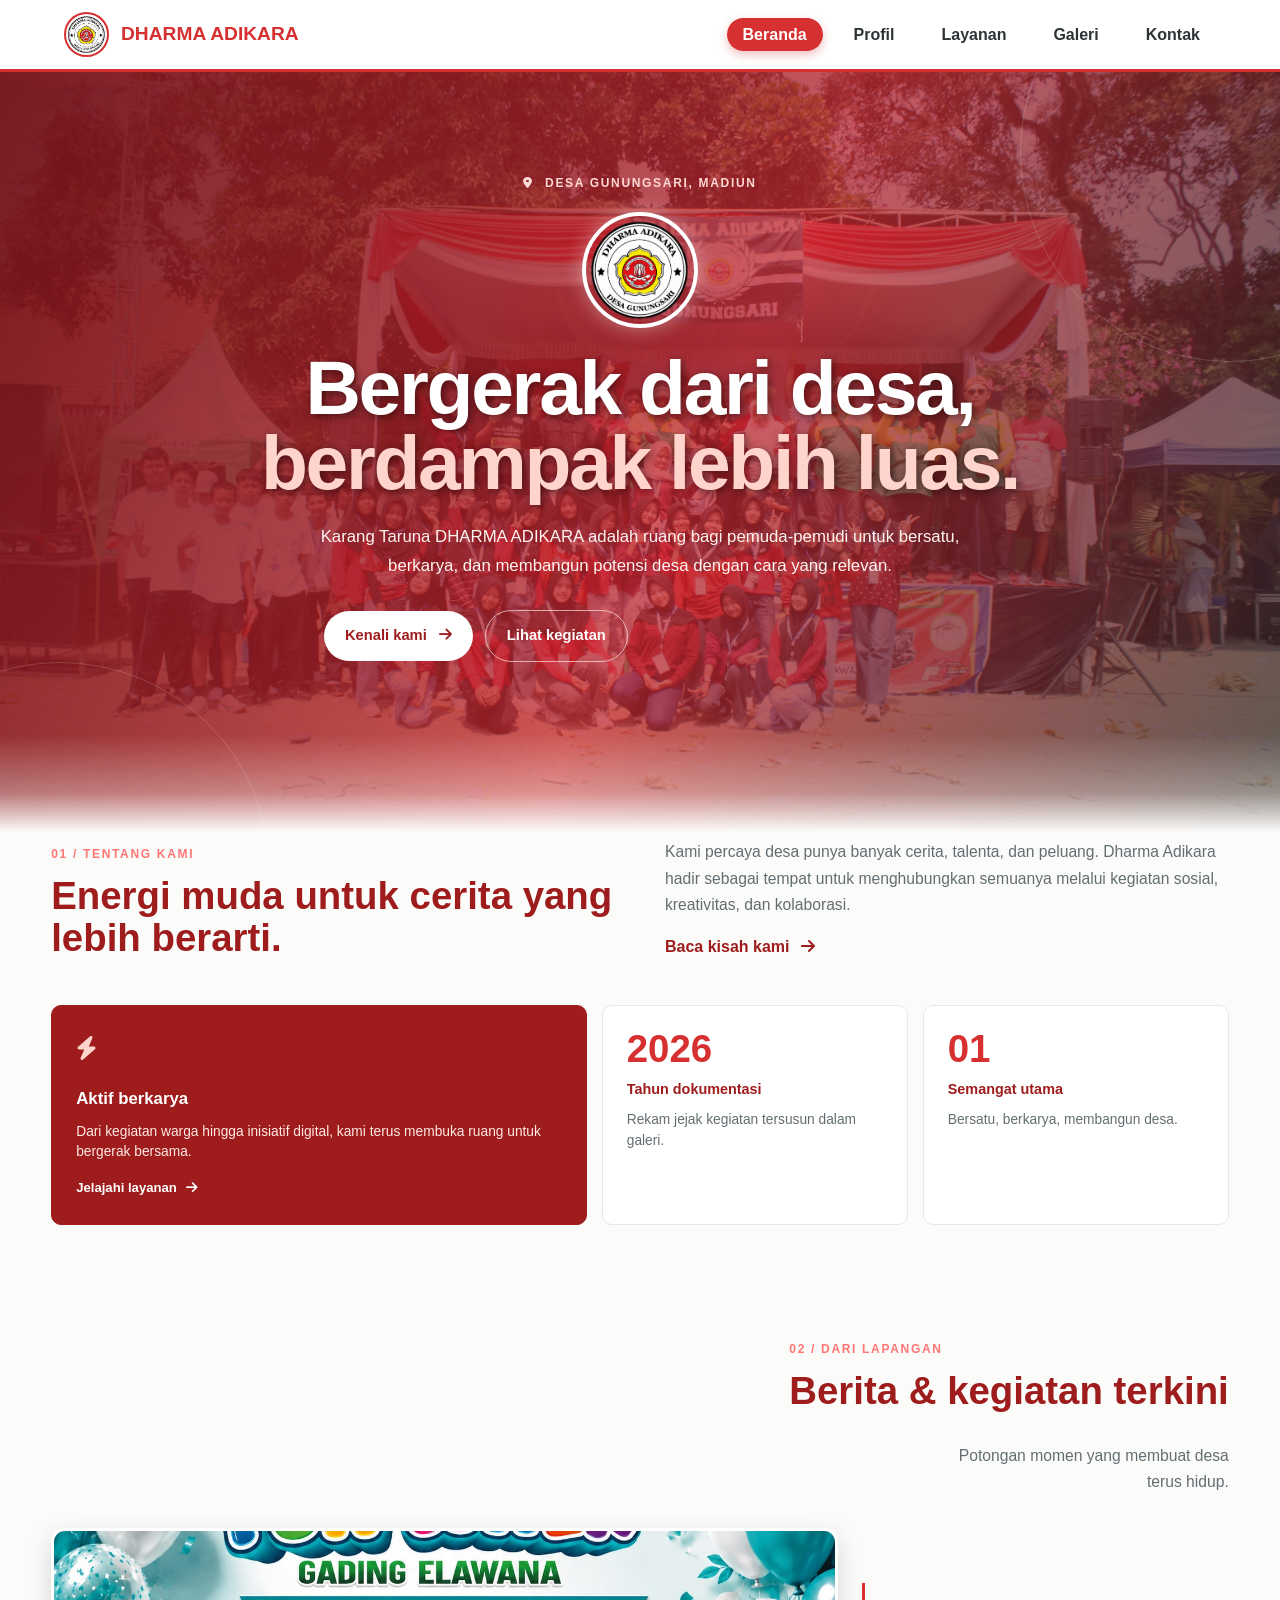
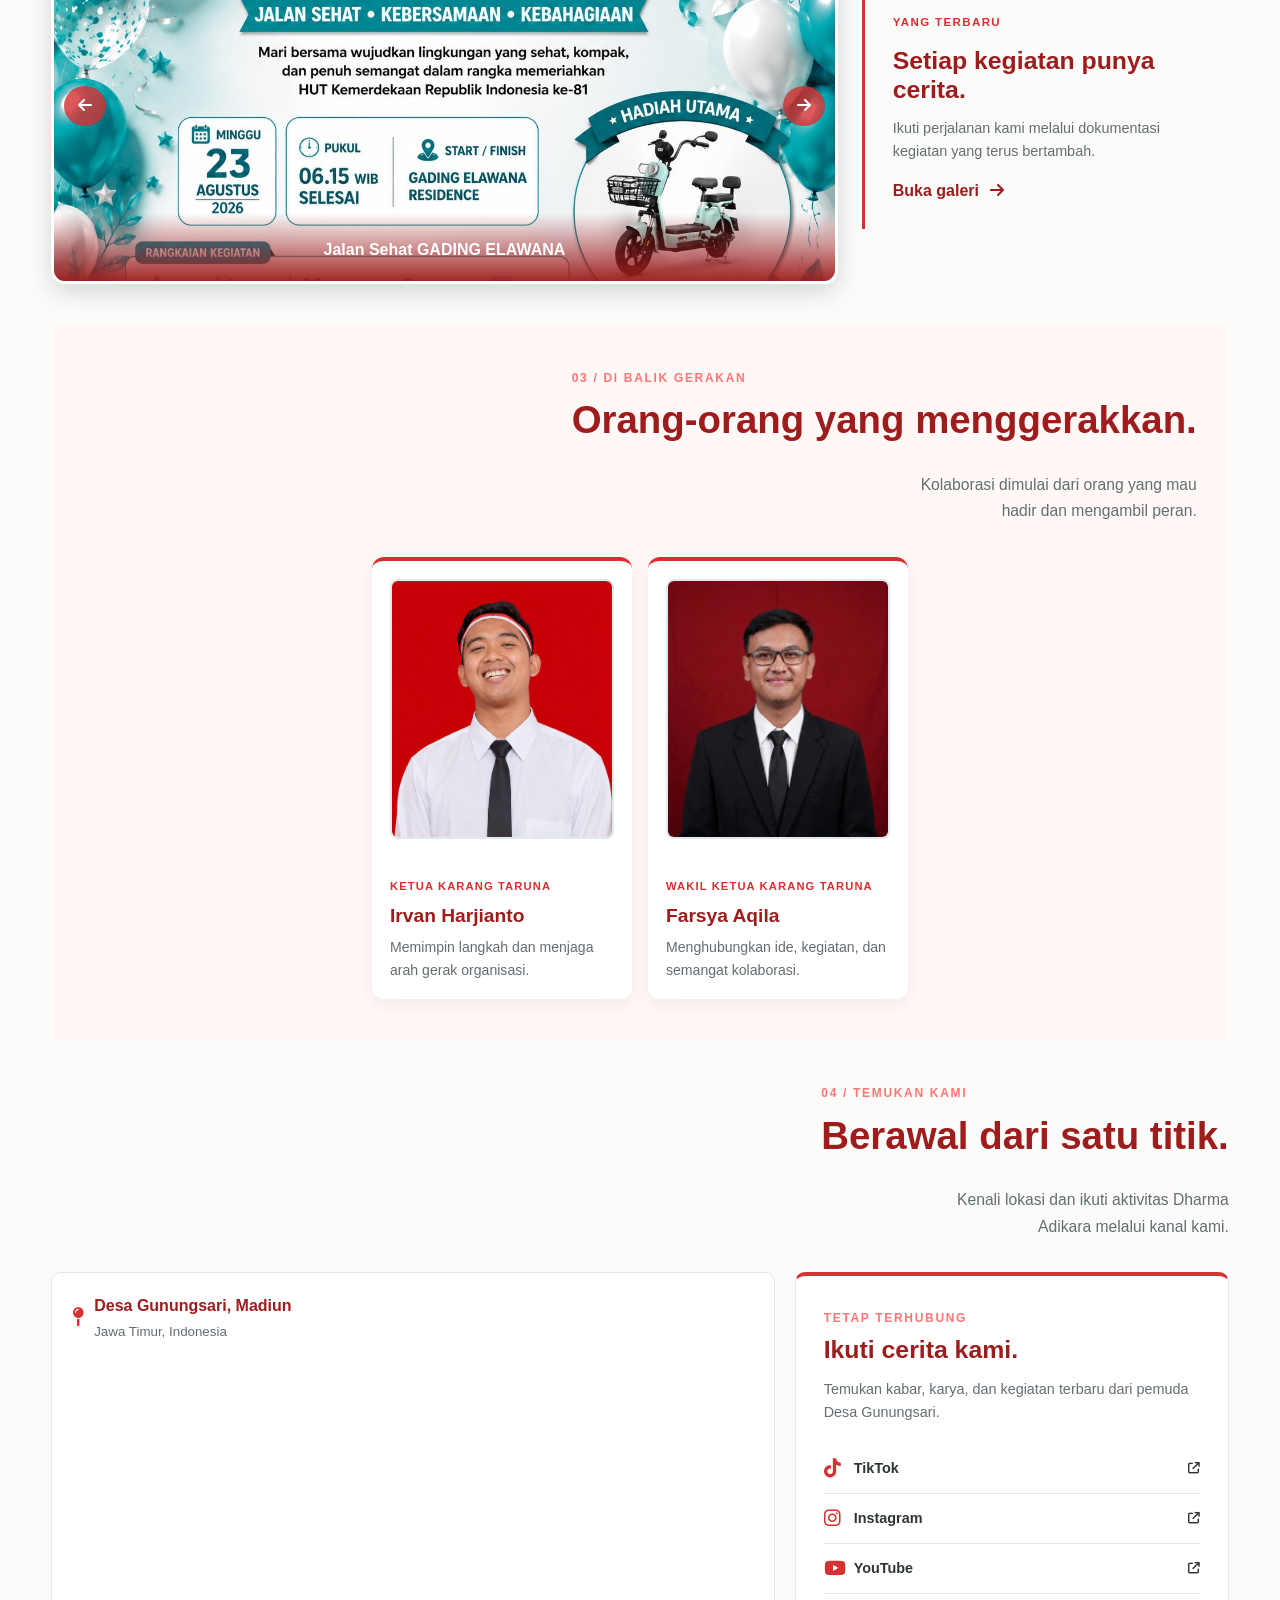
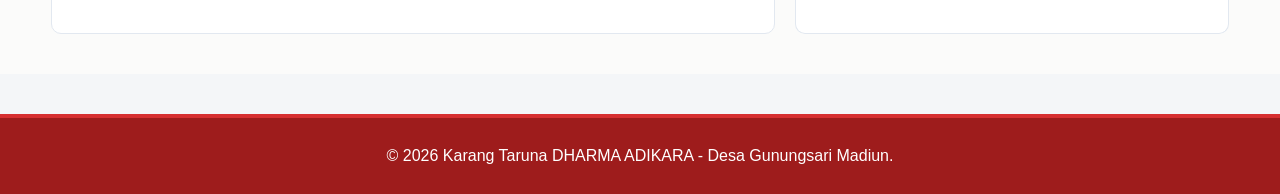
<file: index.html>
<!DOCTYPE html>
<html lang="id">
<head>
    <meta charset="UTF-8">
    <meta name="viewport" content="width=device-width, initial-scale=1.0">
    <title>Beranda - Karang Taruna DHARMA ADIKARA</title>
    <meta name="description" content="Website resmi Karang Taruna Dharma Adikara Desa Gunungsari, Madiun. Kenali kegiatan pemuda, layanan digital, galeri, dan informasi organisasi.">
    <link rel="canonical" href="https://dharma-adikara-desa-gunung-sari.github.io/dharma-adikara/">
    <link rel="stylesheet" href="style.css">
    <link rel="stylesheet" href="https://cdnjs.cloudflare.com/ajax/libs/font-awesome/6.4.0/css/all.min.css">
</head>
<body>

   <div class="page-overlay-decor"></div>
    <header>
        <nav class="navbar">
            <a href="index.html" class="logo-brand">
                <img src="aset/logo.png" alt="Logo Karang Taruna">
                <span>DHARMA ADIKARA</span>
            </a>
            <ul class="nav-links">
                <li><a href="index.html" class="active">Beranda</a></li>
                <li><a href="profil.html">Profil</a></li>
                <li><a href="layanan.html">Layanan</a></li>
                <li><a href="galeri.html">Galeri</a></li>
                <li><a href="kontak.html">Kontak</a></li>
            </ul>
        </nav>
    </header>


    <main class="homepage">
        <section class="hero-section home-hero">
            <div class="hero-glow hero-glow-one"></div>
            <div class="hero-glow hero-glow-two"></div>
            <div class="hero-content home-hero-content reveal">
                <span class="hero-eyebrow"><i class="fas fa-location-dot"></i> Desa Gunungsari, Madiun</span>
                <img src="aset/logo.png" alt="Logo Dharma Adikara" class="hero-logo">
                <h1>Bergerak dari desa,<br><em>berdampak lebih luas.</em></h1>
                <p>Karang Taruna DHARMA ADIKARA adalah ruang bagi pemuda-pemudi untuk bersatu, berkarya, dan membangun potensi desa dengan cara yang relevan.</p>
                <div class="hero-actions">
                    <a href="profil.html" class="hero-button hero-button-primary">Kenali kami <i class="fas fa-arrow-right"></i></a>
                    <a href="galeri.html" class="hero-button hero-button-ghost">Lihat kegiatan</a>
                </div>
            </div>
        </section>

        <section class="home-intro container reveal">
            <div class="intro-heading"><span class="home-kicker">01 / Tentang kami</span><h2>Energi muda untuk cerita yang lebih berarti.</h2></div>
            <div class="intro-copy"><p>Kami percaya desa punya banyak cerita, talenta, dan peluang. Dharma Adikara hadir sebagai tempat untuk menghubungkan semuanya melalui kegiatan sosial, kreativitas, dan kolaborasi.</p><a href="profil.html" class="text-link">Baca kisah kami <i class="fas fa-arrow-right"></i></a></div>
        </section>

        <section class="home-pulse container reveal" aria-label="Ringkasan kegiatan">
            <div class="pulse-card pulse-card-main"><span class="pulse-icon"><i class="fas fa-bolt"></i></span><strong>Aktif berkarya</strong><p>Dari kegiatan warga hingga inisiatif digital, kami terus membuka ruang untuk bergerak bersama.</p><a href="layanan.html">Jelajahi layanan <i class="fas fa-arrow-right"></i></a></div>
            <div class="pulse-card"><span class="pulse-value">2026</span><span class="pulse-label">Tahun dokumentasi</span><p>Rekam jejak kegiatan tersusun dalam galeri.</p></div>
            <div class="pulse-card"><span class="pulse-value">01</span><span class="pulse-label">Semangat utama</span><p>Bersatu, berkarya, membangun desa.</p></div>
        </section>

        <section class="home-news section-container container reveal">
            <div class="home-section-head"><div><span class="home-kicker">02 / Dari lapangan</span><h2>Berita & kegiatan terkini</h2></div><p>Potongan momen yang membuat desa terus hidup.</p></div>
            <div class="news-layout">
                <div class="carousel-container">
                    <div class="carousel-slide" id="carouselSlide">
                        <div class="slide"><img src="aset/berita-1.jpg" alt="Jalan Sehat GADING ELAWANA"><div class="caption">Jalan Sehat GADING ELAWANA</div></div>
                        <div class="slide"><img src="aset/berita-2.jpg" alt="FUN WALK GADING ELAWANA"><div class="caption">FUN WALK GADING ELAWANA</div></div>
                        <div class="slide"><img src="aset/berita-3.jpg" alt="NIGHT CARNIVAL"><div class="caption">NIGHT CARNIVAL</div></div>
                        <div class="slide"><img src="aset/berita-4.jpg" alt="Peringatan Hari Kemerdekaan"><div class="caption">Peringatan Hari Kemerdekaan</div></div>
                        <div class="slide"><img src="aset/berita-5.jpg" alt="Pendaftaran sekolah rakyat"><div class="caption">Pendaftaran sekolah rakyat</div></div>
                    </div>
                    <button class="prev-btn" aria-label="Berita sebelumnya" onclick="prevSlide()"><i class="fas fa-arrow-left"></i></button>
                    <button class="next-btn" aria-label="Berita berikutnya" onclick="nextSlide()"><i class="fas fa-arrow-right"></i></button>
                </div>
                <aside class="news-aside"><span class="news-aside-label">Yang terbaru</span><h3>Setiap kegiatan punya cerita.</h3><p>Ikuti perjalanan kami melalui dokumentasi kegiatan yang terus bertambah.</p><a href="galeri.html" class="text-link">Buka galeri <i class="fas fa-arrow-right"></i></a></aside>
            </div>
        </section>

        <section class="home-leaders section-container container reveal">
            <div class="home-section-head"><div><span class="home-kicker">03 / Di balik gerakan</span><h2>Orang-orang yang menggerakkan.</h2></div><p>Kolaborasi dimulai dari orang yang mau hadir dan mengambil peran.</p></div>
            <div class="leader-grid">
                <div class="card leader-card"><img src="aset/ketua-karta.jpg" alt="Ketua Karang Taruna"><span class="leader-role">Ketua Karang Taruna</span><h3>Irvan Harjianto</h3><p>Memimpin langkah dan menjaga arah gerak organisasi.</p></div>
                <div class="card leader-card"><img src="aset/ketua-panitia.jpg" alt="Wakil Ketua Karang Taruna"><span class="leader-role">Wakil Ketua Karang Taruna</span><h3>Farsya Aqila</h3><p>Menghubungkan ide, kegiatan, dan semangat kolaborasi.</p></div>
            </div>
        </section>

        <section class="home-location section-container container reveal">
            <div class="home-section-head"><div><span class="home-kicker">04 / Temukan kami</span><h2>Berawal dari satu titik.</h2></div><p>Kenali lokasi dan ikuti aktivitas Dharma Adikara melalui kanal kami.</p></div>
            <div class="location-grid">
                <div class="map-panel"><div class="map-heading"><i class="fas fa-map-pin"></i><span><strong>Desa Gunungsari, Madiun</strong><small>Jawa Timur, Indonesia</small></span></div><div class="map-frame"><iframe loading="lazy" allowfullscreen title="Peta lokasi Desa Gunungsari" src="https://maps.google.com/maps?q=-7.573979698699071,111.5399550325332&hl=id&z=16&output=embed"></iframe></div></div>
                <div class="social-panel"><span class="home-kicker">Tetap terhubung</span><h3>Ikuti cerita kami.</h3><p>Temukan kabar, karya, dan kegiatan terbaru dari pemuda Desa Gunungsari.</p><a href="https://www.tiktok.com/@dharma.adikaragunungsari" target="_blank" rel="noopener"><i class="fa-brands fa-tiktok"></i> TikTok <i class="fas fa-arrow-up-right-from-square"></i></a><a href="https://www.instagram.com/dharma_adikara/" target="_blank" rel="noopener"><i class="fa-brands fa-instagram"></i> Instagram <i class="fas fa-arrow-up-right-from-square"></i></a><a href="-----" target="_blank" rel="noopener"><i class="fa-brands fa-youtube"></i> YouTube <i class="fas fa-arrow-up-right-from-square"></i></a></div>
            </div>
        </section>
    </main>

    <footer>
        <p>&copy; 2026 Karang Taruna DHARMA ADIKARA - Desa Gunungsari Madiun.</p>
    </footer>

    <script src="script.js"></script>
</body>
</html>
</file>
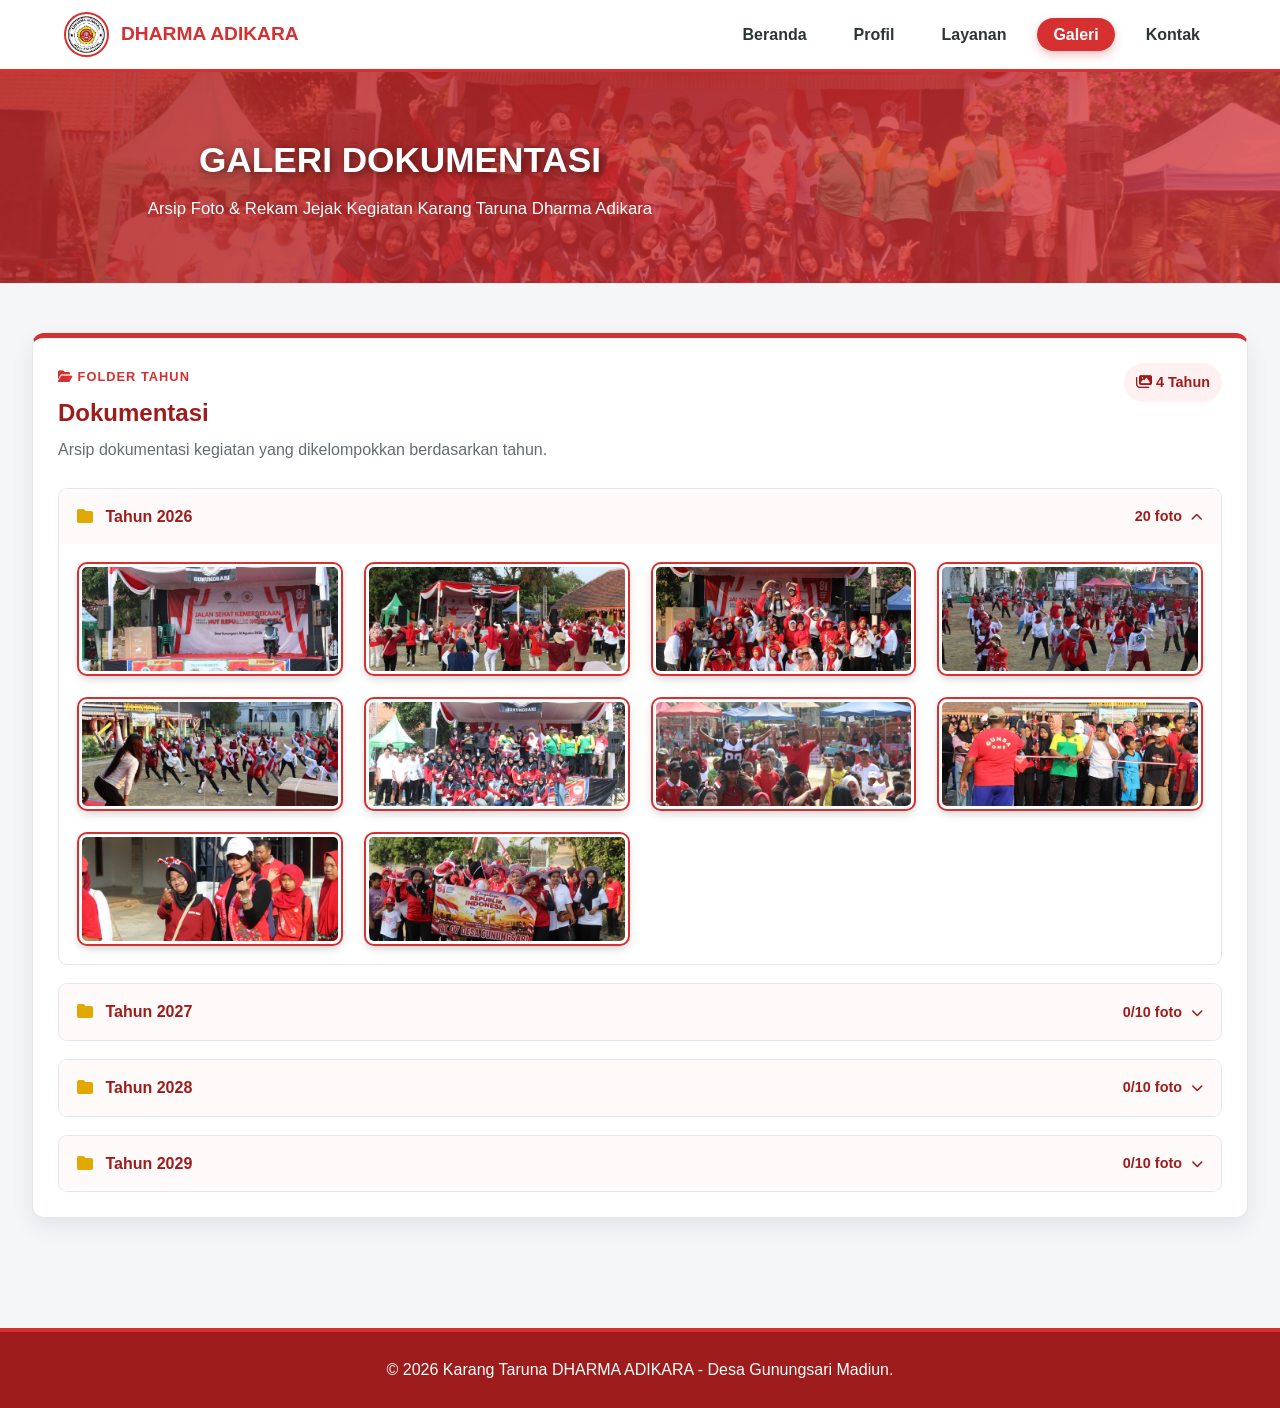
<file: galeri.html>
<!DOCTYPE html>
<html lang="id">
<head>
    <meta charset="UTF-8">
    <meta name="viewport" content="width=device-width, initial-scale=1.0">
    <title>Galeri - Karang Taruna DHARMA ADIKARA</title>
    <meta name="description" content="Galeri dokumentasi kegiatan Karang Taruna Dharma Adikara Desa Gunungsari berdasarkan tahun.">
    <link rel="canonical" href="https://dharma-adikara-desa-gunung-sari.github.io/dharma-adikara/galeri.html">
    <link rel="stylesheet" href="style.css">
    <link rel="stylesheet" href="https://cdnjs.cloudflare.com/ajax/libs/font-awesome/6.4.0/css/all.min.css">
</head>
<body>

    <div class="page-overlay-decor"></div>

    <header>
        <nav class="navbar">
            <a href="index.html" class="logo-brand">
                <img src="aset/logo.png" alt="Logo Karang Taruna">
                <span>DHARMA ADIKARA</span>
            </a>
            <ul class="nav-links">
                <li><a href="index.html">Beranda</a></li>
                <li><a href="profil.html">Profil</a></li>
                <li><a href="layanan.html">Layanan</a></li>
                <li><a href="galeri.html" class="active">Galeri</a></li>
                <li><a href="kontak.html">Kontak</a></li>
            </ul>
        </nav>
    </header>

    <div class="page-overlay-decor contact-hero" style="background-image: url('aset/bg-blur.JPG');">
  <div class="hero-content" style="padding: 60px 20px; text-align: center; color: white;">
    <h1 style="font-size: 2.2rem; font-weight: bold;">GALERI DOKUMENTASI</h1>
    <p style="margin-top: 8px;">Arsip Foto & Rekam Jejak Kegiatan Karang Taruna Dharma Adikara</p>
  </div>
</div>

    

    <main class="section-container container">
      <section class="year-folder" aria-labelledby="year-2026">
        <div class="year-folder-header">
          <div>
            <span class="folder-label"><i class="fas fa-folder-open"></i> Folder Tahun</span>
            <h2 id="year-2026">Dokumentasi </h2>
                    <p>Arsip dokumentasi kegiatan yang dikelompokkan berdasarkan tahun.</p>
          </div>
                <span class="photo-count"><i class="fas fa-images"></i> 4 Tahun</span>
        </div>

        <div class="album-grid">
          <details class="album-folder" open>
            <summary>
              <span class="album-title"><i class="fas fa-folder"></i> Tahun 2026</span>
              <span class="album-count">20 foto <i class="fas fa-chevron-down"></i></span>
            </summary>
            <div class="gallery-grid">
              <img src="aset/2026/foto-1.jpg" alt="Dokumentasi 2026 foto 1" loading="lazy">
              <img src="aset/2026/foto-2.jpg" alt="Dokumentasi 2026 foto 2" loading="lazy">
              <img src="aset/2026/foto-3.jpg" alt="Dokumentasi 2026 foto 3" loading="lazy">
              <img src="aset/2026/foto-4.jpg" alt="Dokumentasi 2026 foto 4" loading="lazy">
              <img src="aset/2026/foto-5.jpg" alt="Dokumentasi 2026 foto 5" loading="lazy">
              <img src="aset/2026/foto-6.jpg" alt="Dokumentasi 2026 foto 6" loading="lazy">
              <img src="aset/2026/foto-7.jpg" alt="Dokumentasi 2026 foto 7" loading="lazy">
              <img src="aset/2026/foto-8.jpg" alt="Dokumentasi 2026 foto 8" loading="lazy">
              <img src="aset/2026/foto-9.jpg" alt="Dokumentasi 2026 foto 9" loading="lazy">
              <img src="aset/2026/foto-10.jpg" alt="Dokumentasi 2026 foto 10" loading="lazy">
            </div>
          </details>

          <details class="album-folder empty-album">
            <summary>
              <span class="album-title"><i class="fas fa-folder"></i> Tahun 2027</span>
              <span class="album-count">0/10 foto <i class="fas fa-chevron-down"></i></span>
            </summary>
            <div class="gallery-grid">
              <img src="aset/2027/foto-01.jpg" alt="Dokumentasi 2027 foto 1" loading="lazy">
              <img src="aset/2027/foto-02.jpg" alt="Dokumentasi 2027 foto 2" loading="lazy">
              <img src="aset/2027/foto-03.jpg" alt="Dokumentasi 2027 foto 3" loading="lazy">
              <img src="aset/2027/foto-04.jpg" alt="Dokumentasi 2027 foto 4" loading="lazy">
              <img src="aset/2027/foto-05.jpg" alt="Dokumentasi 2027 foto 5" loading="lazy">
              <img src="aset/2027/foto-06.jpg" alt="Dokumentasi 2027 foto 6" loading="lazy">
              <img src="aset/2027/foto-07.jpg" alt="Dokumentasi 2027 foto 7" loading="lazy">
              <img src="aset/2027/foto-08.jpg" alt="Dokumentasi 2027 foto 8" loading="lazy">
              <img src="aset/2027/foto-09.jpg" alt="Dokumentasi 2027 foto 9" loading="lazy">
              <img src="aset/2027/foto-10.jpg" alt="Dokumentasi 2027 foto 10" loading="lazy">
            </div>
          </details>

          <details class="album-folder empty-album">
            <summary>
              <span class="album-title"><i class="fas fa-folder"></i> Tahun 2028</span>
              <span class="album-count">0/10 foto <i class="fas fa-chevron-down"></i></span>
            </summary>
            <div class="gallery-grid">
              <img src="aset/2028/foto-01.jpg" alt="Dokumentasi 2028 foto 1" loading="lazy">
              <img src="aset/2028/foto-02.jpg" alt="Dokumentasi 2028 foto 2" loading="lazy">
              <img src="aset/2028/foto-03.jpg" alt="Dokumentasi 2028 foto 3" loading="lazy">
              <img src="aset/2028/foto-04.jpg" alt="Dokumentasi 2028 foto 4" loading="lazy">
              <img src="aset/2028/foto-05.jpg" alt="Dokumentasi 2028 foto 5" loading="lazy">
              <img src="aset/2028/foto-06.jpg" alt="Dokumentasi 2028 foto 6" loading="lazy">
              <img src="aset/2028/foto-07.jpg" alt="Dokumentasi 2028 foto 7" loading="lazy">
              <img src="aset/2028/foto-08.jpg" alt="Dokumentasi 2028 foto 8" loading="lazy">
              <img src="aset/2028/foto-09.jpg" alt="Dokumentasi 2028 foto 9" loading="lazy">
              <img src="aset/2028/foto-10.jpg" alt="Dokumentasi 2028 foto 10" loading="lazy">
            </div>
          </details>

          <details class="album-folder empty-album">
            <summary>
              <span class="album-title"><i class="fas fa-folder"></i> Tahun 2029</span>
              <span class="album-count">0/10 foto <i class="fas fa-chevron-down"></i></span>
            </summary>
            <div class="gallery-grid">
              <img src="aset/2029/foto-01.jpg" alt="Dokumentasi 2029 foto 1" loading="lazy">
              <img src="aset/2029/foto-02.jpg" alt="Dokumentasi 2029 foto 2" loading="lazy">
              <img src="aset/2029/foto-03.jpg" alt="Dokumentasi 2029 foto 3" loading="lazy">
              <img src="aset/2029/foto-04.jpg" alt="Dokumentasi 2029 foto 4" loading="lazy">
              <img src="aset/2029/foto-05.jpg" alt="Dokumentasi 2029 foto 5" loading="lazy">
              <img src="aset/2029/foto-06.jpg" alt="Dokumentasi 2029 foto 6" loading="lazy">
              <img src="aset/2029/foto-07.jpg" alt="Dokumentasi 2029 foto 7" loading="lazy">
              <img src="aset/2029/foto-08.jpg" alt="Dokumentasi 2029 foto 8" loading="lazy">
              <img src="aset/2029/foto-09.jpg" alt="Dokumentasi 2029 foto 9" loading="lazy">
              <img src="aset/2029/foto-10.jpg" alt="Dokumentasi 2029 foto 10" loading="lazy">
            </div>
          </details>
        </div>
      </section>
    </main>

    <footer>
        <p>&copy; 2026 Karang Taruna DHARMA ADIKARA - Desa Gunungsari Madiun.</p>
    </footer>

    <script src="script.js"></script>
</body>
</html>
</file>
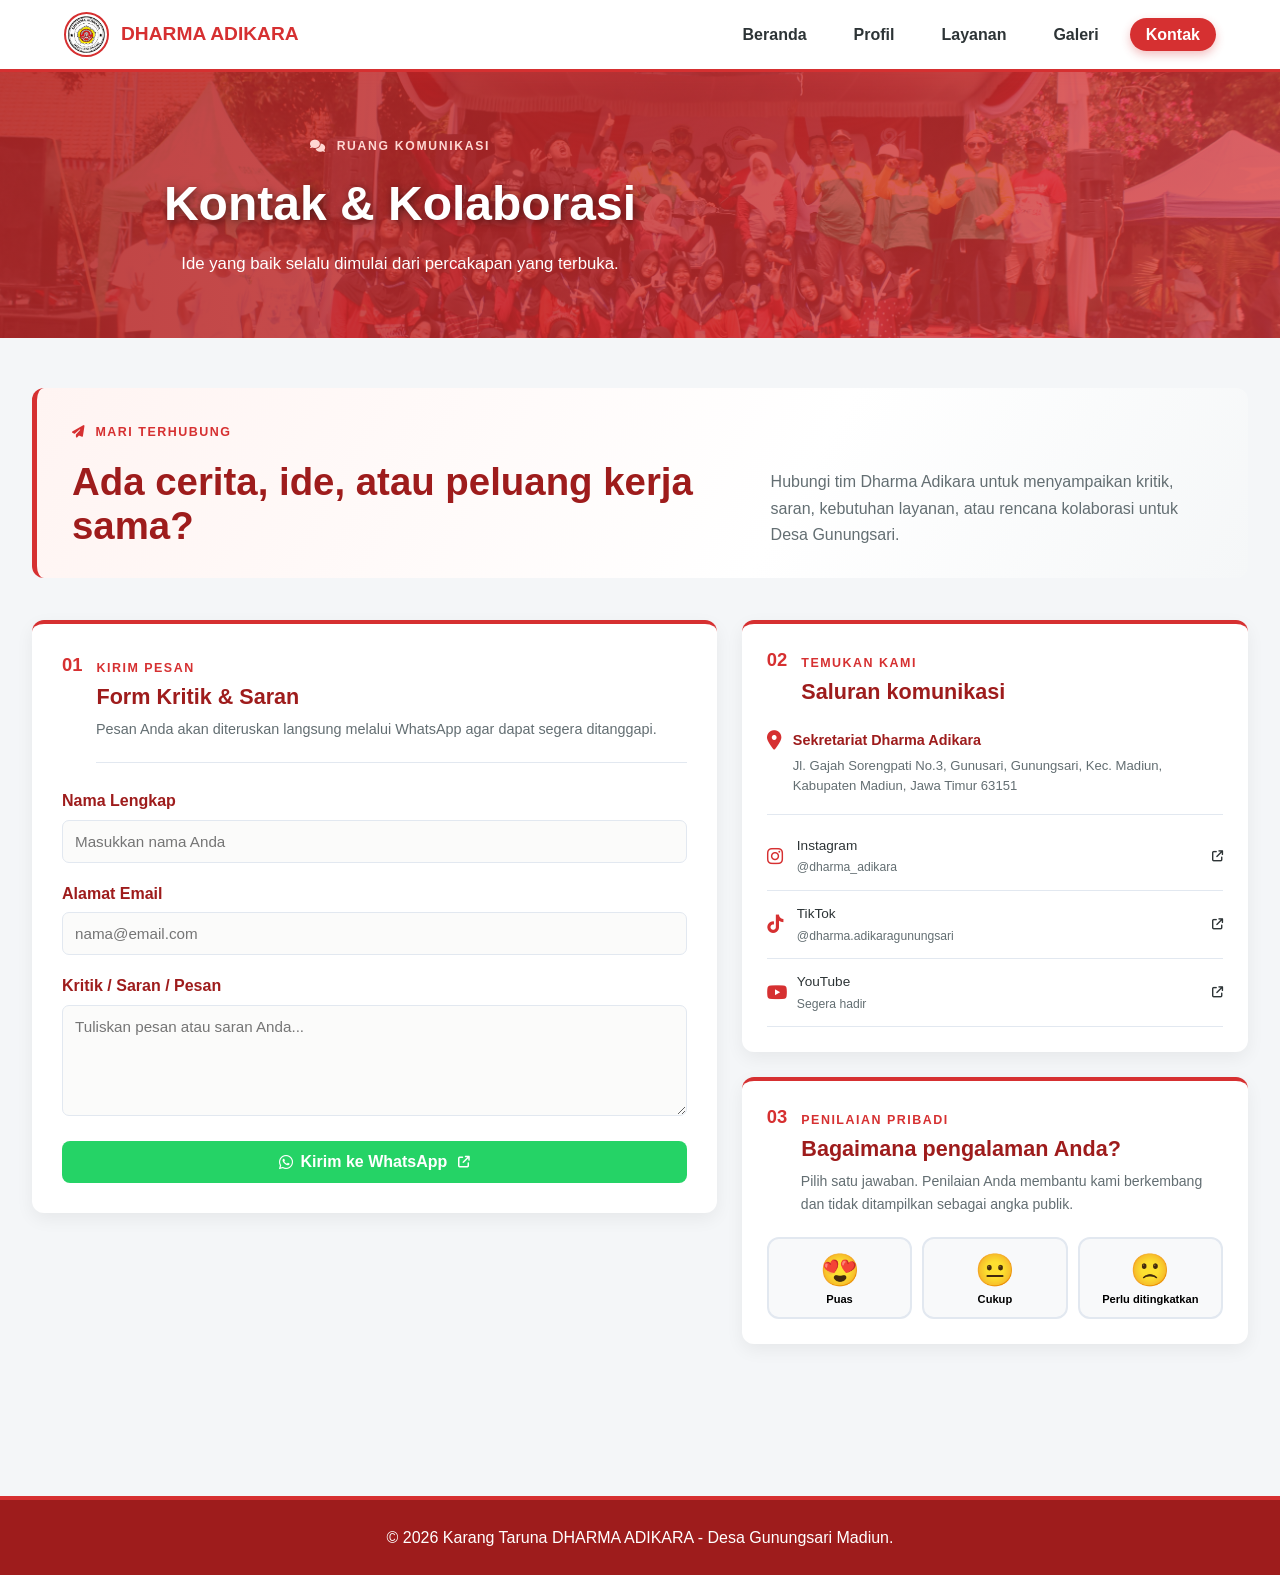
<file: kontak.html>
<!DOCTYPE html>
<html lang="id">
<head>
    <meta charset="UTF-8">
    <meta name="viewport" content="width=device-width, initial-scale=1.0">
    <title>Kontak & Polling - Karang Taruna DHARMA ADIKARA</title>
    <meta name="description" content="Hubungi Karang Taruna Dharma Adikara untuk kritik, saran, layanan, dan peluang kolaborasi di Desa Gunungsari, Madiun.">
    <link rel="canonical" href="https://dharma-adikara-desa-gunung-sari.github.io/dharma-adikara/kontak.html">
    <link rel="stylesheet" href="style.css">
    <link rel="stylesheet" href="https://cdnjs.cloudflare.com/ajax/libs/font-awesome/6.4.0/css/all.min.css">
</head>
<body>

    

    <header>
        <nav class="navbar">
            <a href="index.html" class="logo-brand">
                <img src="aset/logo.png" alt="Logo Karang Taruna">
                <span>DHARMA ADIKARA</span>
            </a>
            <ul class="nav-links">
                <li><a href="index.html">Beranda</a></li>
                <li><a href="profil.html">Profil</a></li>
                <li><a href="layanan.html">Layanan</a></li>
                <li><a href="galeri.html">Galeri</a></li>
                <li><a href="kontak.html" class="active">Kontak</a></li>
            </ul>
        </nav>
    </header>

        <div class="page-overlay-decor contact-hero" style="background-image: url('aset/bg-blur.JPG');">
    <div class="hero-content" style="padding: 60px 20px; text-align: center; color: white;">
        <span class="contact-hero-kicker"><i class="fas fa-comments"></i> Ruang komunikasi</span>
        <h1>Kontak & Kolaborasi</h1>
        <p>Ide yang baik selalu dimulai dari percakapan yang terbuka.</p>
  </div>
</div>

    
        <main class="section-container container contact-page">
                <section class="contact-intro reveal">
                        <div><span class="section-kicker"><i class="fas fa-paper-plane"></i> Mari terhubung</span><h2>Ada cerita, ide, atau peluang kerja sama?</h2></div>
                        <p>Hubungi tim Dharma Adikara untuk menyampaikan kritik, saran, kebutuhan layanan, atau rencana kolaborasi untuk Desa Gunungsari.</p>
                </section>

                <div class="contact-layout reveal">
                        <section class="contact-form-box card">
                                <div class="contact-card-heading"><span class="contact-step">01</span><div><span class="section-kicker">Kirim pesan</span><h2>Form Kritik & Saran</h2></div></div>
                                <p class="contact-muted">Pesan Anda akan diteruskan langsung melalui WhatsApp agar dapat segera ditanggapi.</p>
                <form id="feedbackForm">
                    <div class="form-group">
                        <label for="name">Nama Lengkap</label>
                        <input type="text" id="name" required placeholder="Masukkan nama Anda">
                    </div>
                    <div class="form-group">
                        <label for="email">Alamat Email</label>
                        <input type="email" id="email" required placeholder="nama@email.com">
                    </div>
                    <div class="form-group">
                        <label for="message">Kritik / Saran / Pesan</label>
                        <textarea id="message" rows="5" required placeholder="Tuliskan pesan atau saran Anda..."></textarea>
                    </div>
                    <button type="submit" class="btn-submit"><i class="fab fa-whatsapp"></i> Kirim ke WhatsApp <i class="fas fa-arrow-up-right-from-square"></i></button>
                </form>
            </section>

            <aside class="contact-side">
                <section class="contact-channel card">
                    <div class="contact-card-heading"><span class="contact-step">02</span><div><span class="section-kicker">Temukan kami</span><h2>Saluran komunikasi</h2></div></div>
                    <div class="contact-address"><i class="fas fa-location-dot"></i><div><strong>Sekretariat Dharma Adikara</strong><p>Jl. Gajah Sorengpati No.3, Gunusari, Gunungsari, Kec. Madiun, Kabupaten Madiun, Jawa Timur 63151</p></div></div>
                    <div class="contact-social-links">
                        <a href="https://www.instagram.com/dharma_adikara/" target="_blank" rel="noopener"><i class="fab fa-instagram"></i><span>Instagram<strong>@dharma_adikara</strong></span><i class="fas fa-arrow-up-right-from-square"></i></a>
                        <a href="https://www.tiktok.com/@dharma.adikaragunungsari" target="_blank" rel="noopener"><i class="fab fa-tiktok"></i><span>TikTok<strong>@dharma.adikaragunungsari</strong></span><i class="fas fa-arrow-up-right-from-square"></i></a>
                        <a href="-----" target="_blank" rel="noopener"><i class="fab fa-youtube"></i><span>YouTube<strong>Segera hadir</strong></span><i class="fas fa-arrow-up-right-from-square"></i></a>
                    </div>
                </section>

                <section class="polling-box card">
                    <div class="contact-card-heading"><span class="contact-step">03</span><div><span class="section-kicker">Penilaian pribadi</span><h2>Bagaimana pengalaman Anda?</h2></div></div>
                    <p class="contact-muted">Pilih satu jawaban. Penilaian Anda membantu kami berkembang dan tidak ditampilkan sebagai angka publik.</p>
                    <div class="emoji-options">
                        <button type="button" onclick="vote('puas')" class="emoji-btn" data-vote="puas">
                            <span>😍</span>
                            <small>Puas</small>
                        </button>
                        <button type="button" onclick="vote('biasa')" class="emoji-btn" data-vote="biasa">
                            <span>😐</span>
                            <small>Cukup</small>
                        </button>
                        <button type="button" onclick="vote('tidakPuas')" class="emoji-btn" data-vote="tidakPuas">
                            <span>🙁</span>
                            <small>Perlu ditingkatkan</small>
                        </button>
                    </div>
                    <div class="feedback-success" id="feedbackSuccess" hidden>
                        <i class="fas fa-circle-check"></i>
                        <span>Terima kasih. Masukan Anda sudah kami terima.</span>
                    </div>
                </section>
            </aside>

        </div>
    </main>

    <footer>
        <p>&copy; 2026 Karang Taruna DHARMA ADIKARA - Desa Gunungsari Madiun.</p>
    </footer>

    <script src="script.js"></script>
</body>
</html>
</file>
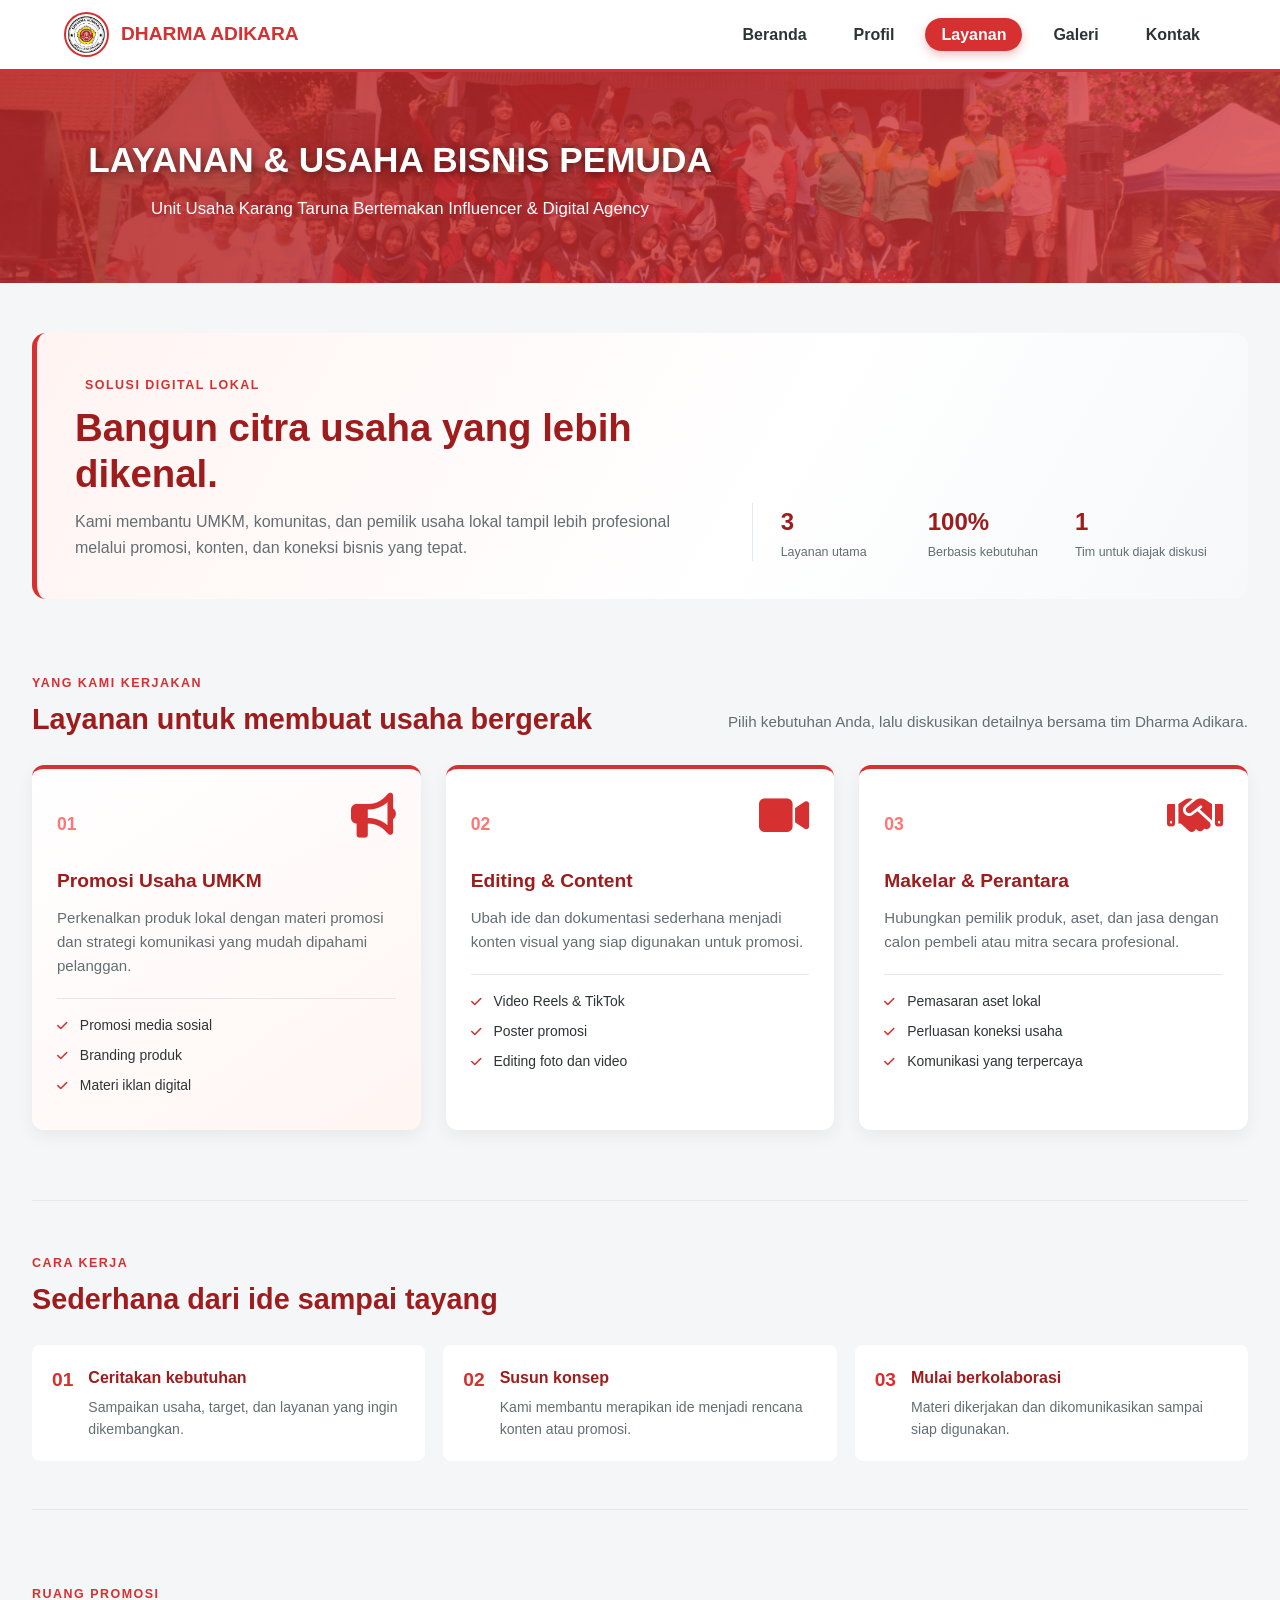
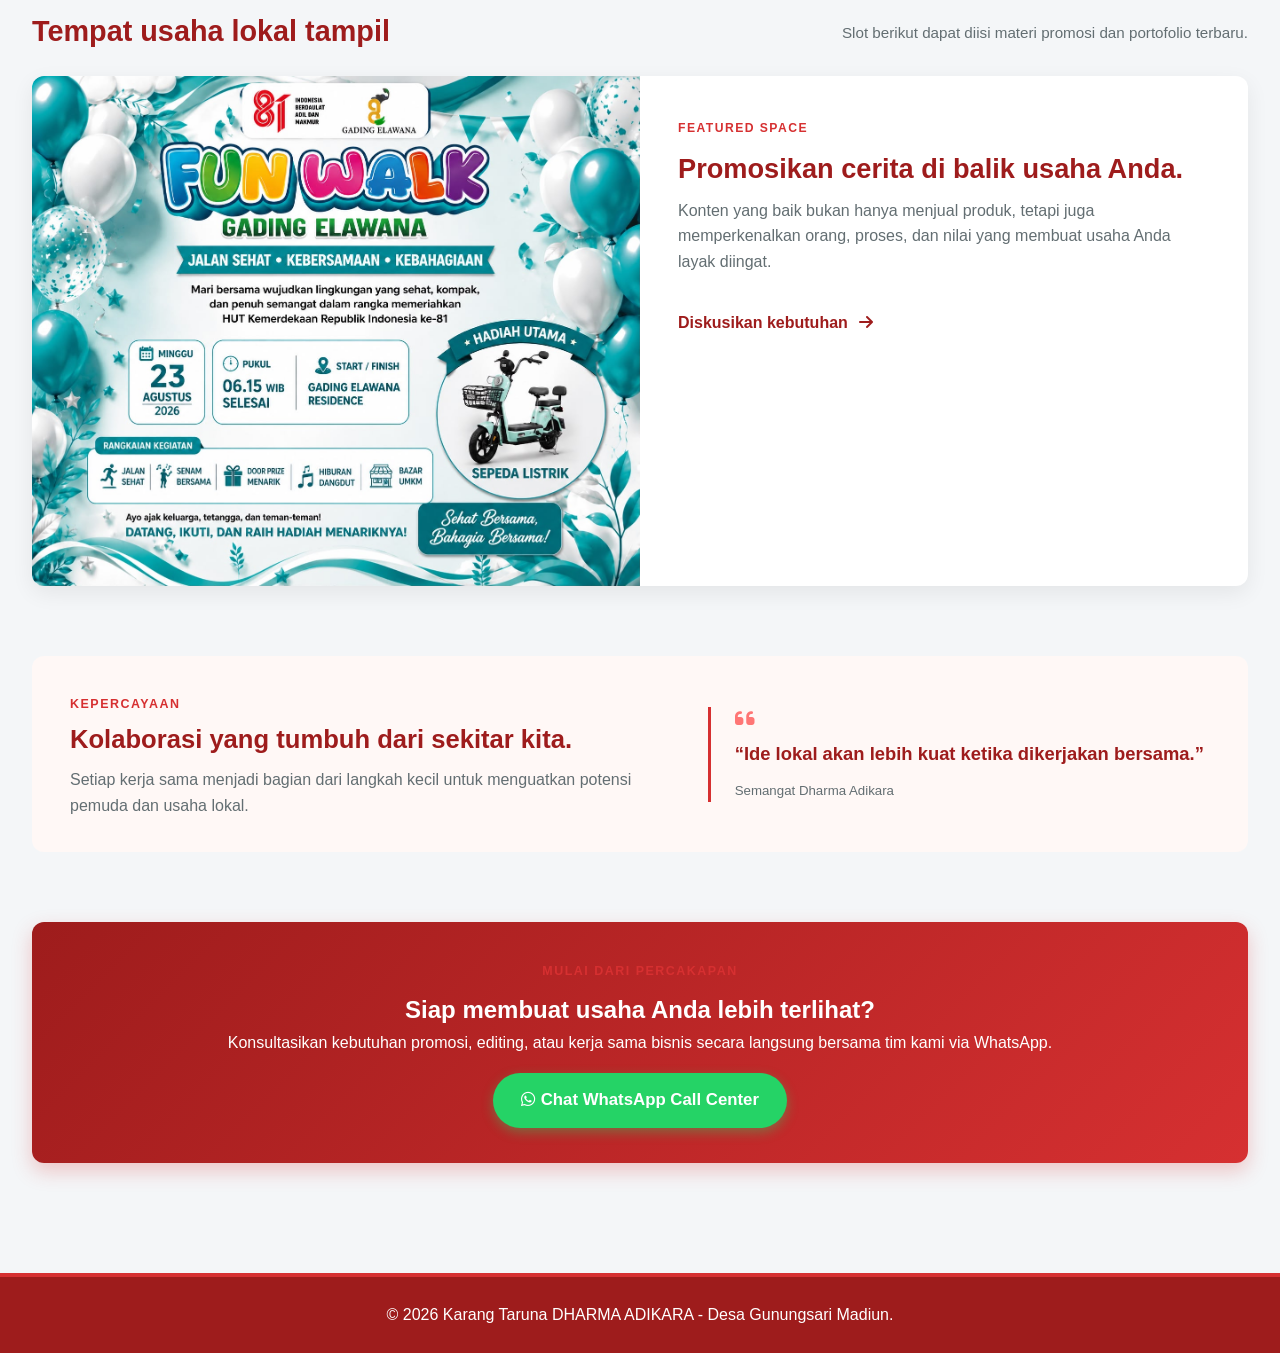
<file: layanan.html>
<!DOCTYPE html>
<html lang="id">
<head>
    <meta charset="UTF-8">
    <meta name="viewport" content="width=device-width, initial-scale=1.0">
    <title>Layanan - Karang Taruna DHARMA ADIKARA</title>
    <meta name="description" content="Layanan promosi UMKM, editing konten digital, dan koneksi bisnis lokal dari Karang Taruna Dharma Adikara.">
    <link rel="canonical" href="https://dharma-adikara-desa-gunung-sari.github.io/dharma-adikara/layanan.html">
    <link rel="stylesheet" href="style.css">
    <link rel="stylesheet" href="https://cdnjs.cloudflare.com/ajax/libs/font-awesome/6.4.0/css/all.min.css">
</head>
<body>

    <div class="page-overlay-decor"></div>

    <header>
        <nav class="navbar">
            <a href="index.html" class="logo-brand">
                <img src="aset/logo.png" alt="Logo Karang Taruna">
                <span>DHARMA ADIKARA</span>
            </a>
            <ul class="nav-links">
                <li><a href="index.html">Beranda</a></li>
                <li><a href="profil.html">Profil</a></li>
                <li><a href="layanan.html" class="active">Layanan</a></li>
                <li><a href="galeri.html">Galeri</a></li>
                <li><a href="kontak.html">Kontak</a></li>
            </ul>
        </nav>
    </header>

    <div class="page-overlay-decor contact-hero" style="background-image: url('aset/bg-blur.JPG');">
  <div class="hero-content" style="padding: 60px 20px; text-align: center; color: white;">
    <h1 style="font-size: 2.2rem; font-weight: bold;">LAYANAN & USAHA BISNIS PEMUDA</h1>
    <p style="margin-top: 8px;">Unit Usaha Karang Taruna Bertemakan Influencer & Digital Agency</p>
  </div>
</div>

   
    <main class="section-container container services-page">
        <section class="services-intro">
            <div>
                <span class="section-kicker"><i class="fas fa-sparkles"></i> Solusi Digital Lokal</span>
                <h2>Bangun citra usaha yang lebih dikenal.</h2>
                <p>Kami membantu UMKM, komunitas, dan pemilik usaha lokal tampil lebih profesional melalui promosi, konten, dan koneksi bisnis yang tepat.</p>
            </div>
            <div class="service-stats" aria-label="Keunggulan layanan">
                <div><strong>3</strong><span>Layanan utama</span></div>
                <div><strong>100%</strong><span>Berbasis kebutuhan</span></div>
                <div><strong>1</strong><span>Tim untuk diajak diskusi</span></div>
            </div>
        </section>

        <section aria-labelledby="service-list-title">
            <div class="section-heading-row">
                <div>
                    <span class="section-kicker">Yang Kami Kerjakan</span>
                    <h2 id="service-list-title">Layanan untuk membuat usaha bergerak</h2>
                </div>
                <p class="section-heading-note">Pilih kebutuhan Anda, lalu diskusikan detailnya bersama tim Dharma Adikara.</p>
            </div>

            <div class="service-grid">
                <article class="card service-card service-card-featured">
                    <div class="service-card-top"><span class="service-number">01</span><i class="fas fa-bullhorn service-icon"></i></div>
                    <h3>Promosi Usaha UMKM</h3>
                    <p>Perkenalkan produk lokal dengan materi promosi dan strategi komunikasi yang mudah dipahami pelanggan.</p>
                    <ul class="service-list">
                        <li><i class="fas fa-check"></i> Promosi media sosial</li>
                        <li><i class="fas fa-check"></i> Branding produk</li>
                        <li><i class="fas fa-check"></i> Materi iklan digital</li>
                    </ul>
                </article>
                <article class="card service-card">
                    <div class="service-card-top"><span class="service-number">02</span><i class="fas fa-video service-icon"></i></div>
                    <h3>Editing & Content</h3>
                    <p>Ubah ide dan dokumentasi sederhana menjadi konten visual yang siap digunakan untuk promosi.</p>
                    <ul class="service-list">
                        <li><i class="fas fa-check"></i> Video Reels & TikTok</li>
                        <li><i class="fas fa-check"></i> Poster promosi</li>
                        <li><i class="fas fa-check"></i> Editing foto dan video</li>
                    </ul>
                </article>
                <article class="card service-card">
                    <div class="service-card-top"><span class="service-number">03</span><i class="fas fa-handshake service-icon"></i></div>
                    <h3>Makelar & Perantara</h3>
                    <p>Hubungkan pemilik produk, aset, dan jasa dengan calon pembeli atau mitra secara profesional.</p>
                    <ul class="service-list">
                        <li><i class="fas fa-check"></i> Pemasaran aset lokal</li>
                        <li><i class="fas fa-check"></i> Perluasan koneksi usaha</li>
                        <li><i class="fas fa-check"></i> Komunikasi yang terpercaya</li>
                    </ul>
                </article>
            </div>
        </section>

        <section class="work-process" aria-labelledby="process-title">
            <div class="section-heading-row">
                <div>
                    <span class="section-kicker">Cara Kerja</span>
                    <h2 id="process-title">Sederhana dari ide sampai tayang</h2>
                </div>
            </div>
            <div class="process-grid">
                <div class="process-step"><span>01</span><div><h3>Ceritakan kebutuhan</h3><p>Sampaikan usaha, target, dan layanan yang ingin dikembangkan.</p></div></div>
                <div class="process-step"><span>02</span><div><h3>Susun konsep</h3><p>Kami membantu merapikan ide menjadi rencana konten atau promosi.</p></div></div>
                <div class="process-step"><span>03</span><div><h3>Mulai berkolaborasi</h3><p>Materi dikerjakan dan dikomunikasikan sampai siap digunakan.</p></div></div>
            </div>
        </section>

        <section class="showcase-section" aria-labelledby="showcase-title">
            <div class="section-heading-row">
                <div>
                    <span class="section-kicker">Ruang Promosi</span>
                    <h2 id="showcase-title">Tempat usaha lokal tampil</h2>
                </div>
                <p class="section-heading-note">Slot berikut dapat diisi materi promosi dan portofolio terbaru.</p>
            </div>
            <div class="showcase-grid">
                <div class="showcase-image"><img src="aset/berita-1.jpg" alt="Contoh kegiatan promosi lokal"></div>
                <div class="showcase-copy"><span class="showcase-tag">Featured space</span><h3>Promosikan cerita di balik usaha Anda.</h3><p>Konten yang baik bukan hanya menjual produk, tetapi juga memperkenalkan orang, proses, dan nilai yang membuat usaha Anda layak diingat.</p><a href="kontak.html" class="text-link">Diskusikan kebutuhan <i class="fas fa-arrow-right"></i></a></div>
            </div>
        </section>

        <section class="testimonial-strip" aria-label="Testimoni pelanggan">
            <div><span class="section-kicker">Kepercayaan</span><h2>Kolaborasi yang tumbuh dari sekitar kita.</h2><p>Setiap kerja sama menjadi bagian dari langkah kecil untuk menguatkan potensi pemuda dan usaha lokal.</p></div>
            <div class="quote-mark"><i class="fas fa-quote-left"></i><p>“Ide lokal akan lebih kuat ketika dikerjakan bersama.”</p><span>Semangat Dharma Adikara</span></div>
        </section>

        <div class="call-center-box">
            <span class="section-kicker light-kicker">Mulai dari percakapan</span>
            <h2>Siap membuat usaha Anda lebih terlihat?</h2>
            <p>Konsultasikan kebutuhan promosi, editing, atau kerja sama bisnis secara langsung bersama tim kami via WhatsApp.</p>
            <a href="https://wa.me/628999895818?text=Halo%20Karang%20Taruna%20Dharma%20Adikara,%20saya%20ingin%20bertanya%20mengenai%20layanan/jasa" class="btn-wa" target="_blank" rel="noopener">
                <i class="fab fa-whatsapp"></i> Chat WhatsApp Call Center
            </a>
        </div>

    </main>

    <footer>
        <p>&copy; 2026 Karang Taruna DHARMA ADIKARA - Desa Gunungsari Madiun.</p>
    </footer>

    <script src="script.js"></script>
</body>
</html>
</file>
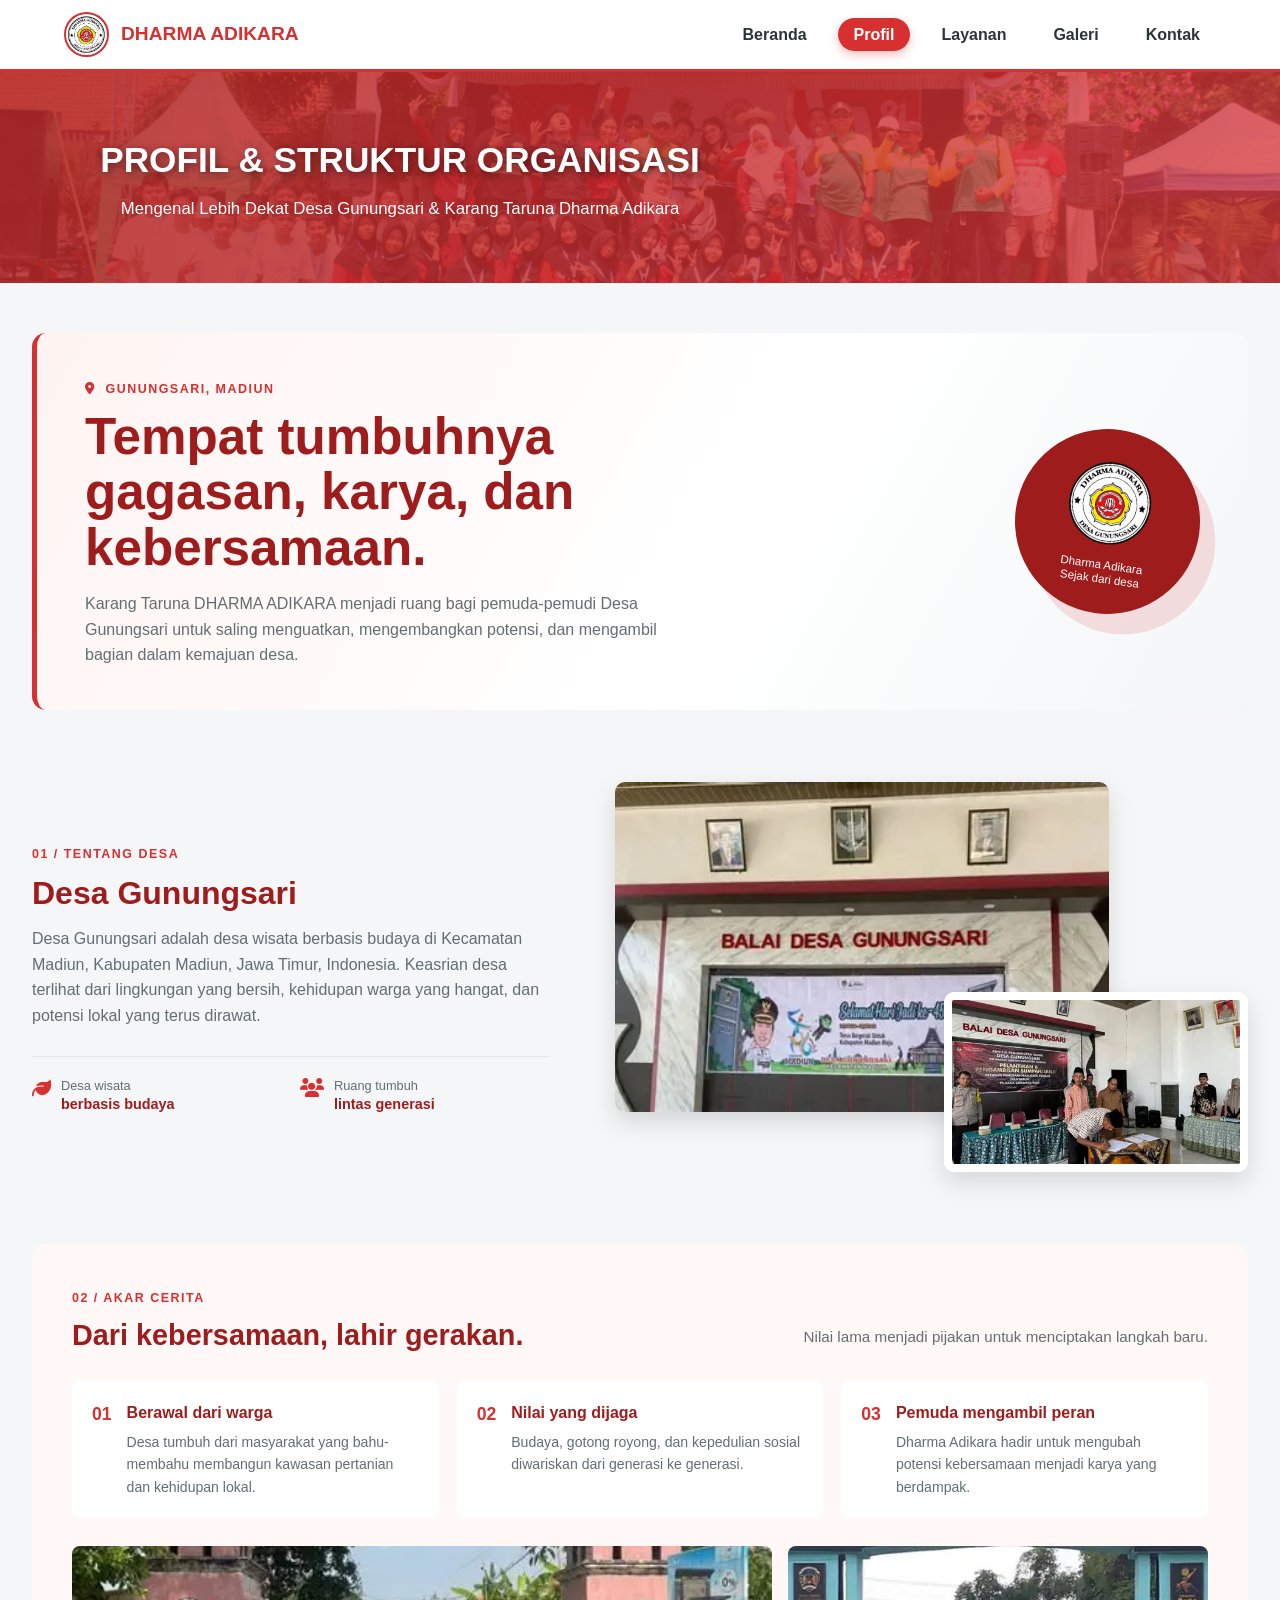
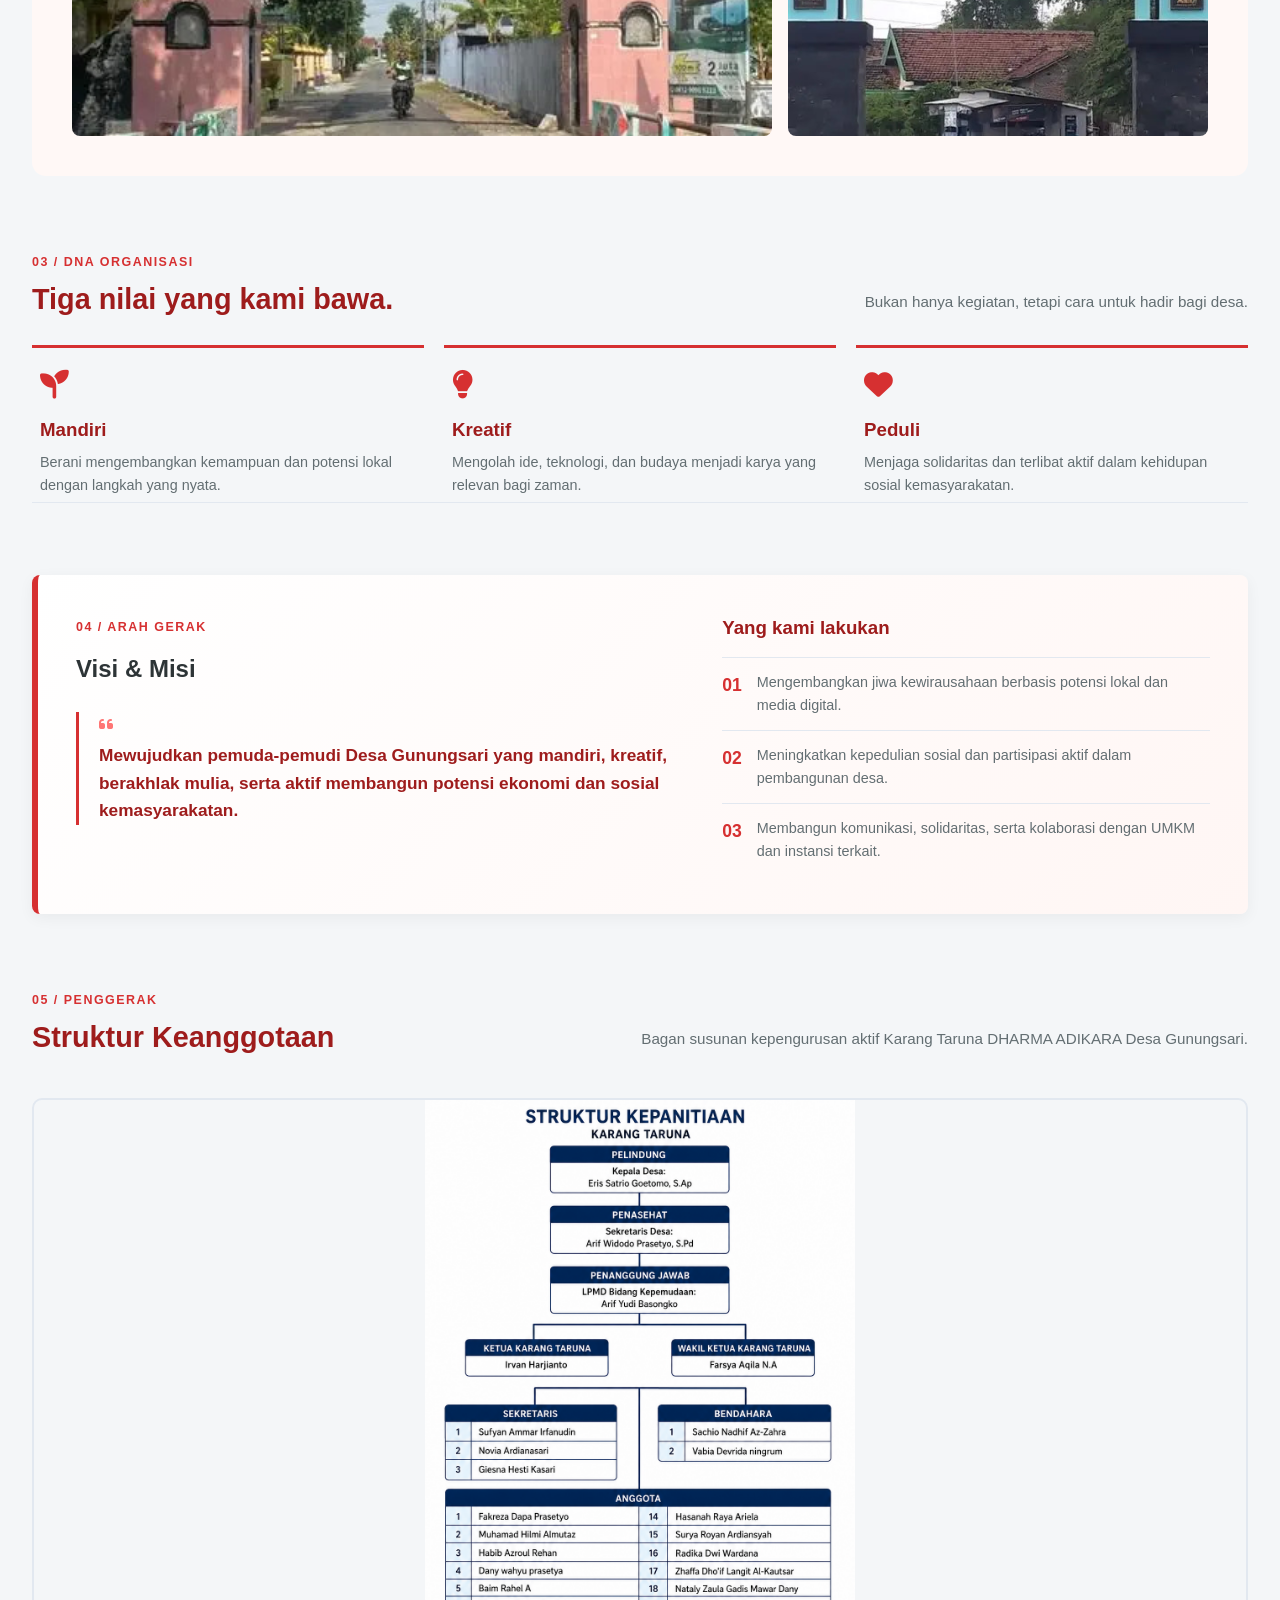
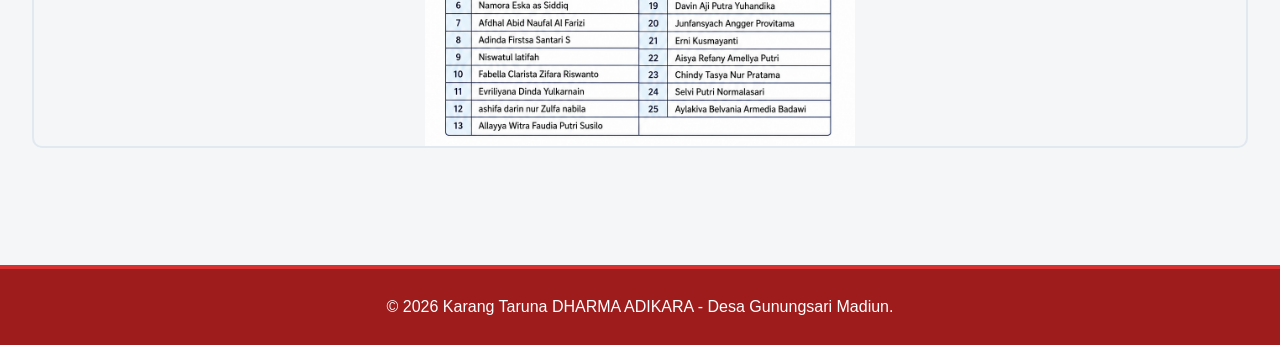
<file: profil.html>
<!DOCTYPE html>
<html lang="id">
<head>
    <meta charset="UTF-8">
    <meta name="viewport" content="width=device-width, initial-scale=1.0">
    <title>Profil - Karang Taruna DHARMA ADIKARA</title>
    <meta name="description" content="Profil Desa Gunungsari dan Karang Taruna Dharma Adikara, termasuk sejarah, visi misi, nilai organisasi, dan struktur kepengurusan.">
    <link rel="canonical" href="https://dharma-adikara-desa-gunung-sari.github.io/dharma-adikara/profil.html">
    <link rel="stylesheet" href="style.css">
    <link rel="stylesheet" href="https://cdnjs.cloudflare.com/ajax/libs/font-awesome/6.4.0/css/all.min.css">
</head>
<body>

    <div class="page-overlay-decor"></div>

    <header>
        <nav class="navbar">
            <a href="index.html" class="logo-brand">
                <img src="aset/logo.png" alt="Logo Karang Taruna">
                <span>DHARMA ADIKARA</span>
            </a>
            <ul class="nav-links">
                <li><a href="index.html">Beranda</a></li>
                <li><a href="profil.html" class="active">Profil</a></li>
                <li><a href="layanan.html">Layanan</a></li>
                <li><a href="galeri.html">Galeri</a></li>
                <li><a href="kontak.html">Kontak</a></li>
            </ul>
        </nav>
    </header>

    <div class="page-overlay-decor contact-hero" style="background-image: url('aset/bg-blur.JPG');">
  <div class="hero-content" style="padding: 60px 20px; text-align: center; color: white;">
    <h1 style="font-size: 2.2rem; font-weight: bold;">PROFIL & STRUKTUR ORGANISASI</h1>
    <p style="margin-top: 8px;">Mengenal Lebih Dekat Desa Gunungsari & Karang Taruna Dharma Adikara</p>
  </div>
</div>


    <main class="section-container container profile-page">
        <section class="profile-intro">
            <div class="profile-intro-copy">
                <span class="section-kicker"><i class="fas fa-location-dot"></i> Gunungsari, Madiun</span>
                <h2>Tempat tumbuhnya gagasan, karya, dan kebersamaan.</h2>
                <p>Karang Taruna DHARMA ADIKARA menjadi ruang bagi pemuda-pemudi Desa Gunungsari untuk saling menguatkan, mengembangkan potensi, dan mengambil bagian dalam kemajuan desa.</p>
            </div>
            <div class="profile-intro-mark"><img src="aset/logo.png" alt="Logo Dharma Adikara"><small>Dharma Adikara<br>Sejak dari desa</small></div>
        </section>

        <section class="profile-village-grid" aria-labelledby="village-title">
            <div class="profile-copy-block">
                <span class="section-kicker">01 / Tentang Desa</span>
                <h2 id="village-title">Desa Gunungsari</h2>
                <p>Desa Gunungsari adalah desa wisata berbasis budaya di Kecamatan Madiun, Kabupaten Madiun, Jawa Timur, Indonesia. Keasrian desa terlihat dari lingkungan yang bersih, kehidupan warga yang hangat, dan potensi lokal yang terus dirawat.</p>
                <div class="profile-facts">
                    <div><i class="fas fa-leaf"></i><span>Desa wisata<br><strong>berbasis budaya</strong></span></div>
                    <div><i class="fas fa-users"></i><span>Ruang tumbuh<br><strong>lintas generasi</strong></span></div>
                </div>
            </div>
            <div class="profile-image-stack">
                <img src="aset/desa-1.jpg" alt="Suasana Desa Gunungsari" class="profile-image-main">
                <img src="aset/desa-2.jpg" alt="Lingkungan Desa Gunungsari" class="profile-image-small">
            </div>
        </section>

        <section class="profile-story" aria-labelledby="story-title">
            <div class="section-heading-row">
                <div>
                    <span class="section-kicker">02 / Akar Cerita</span>
                    <h2 id="story-title">Dari kebersamaan, lahir gerakan.</h2>
                </div>
                <p class="section-heading-note">Nilai lama menjadi pijakan untuk menciptakan langkah baru.</p>
            </div>
            <div class="story-timeline">
                <div class="story-point"><span>01</span><div><h3>Berawal dari warga</h3><p>Desa tumbuh dari masyarakat yang bahu-membahu membangun kawasan pertanian dan kehidupan lokal.</p></div></div>
                <div class="story-point"><span>02</span><div><h3>Nilai yang dijaga</h3><p>Budaya, gotong royong, dan kepedulian sosial diwariskan dari generasi ke generasi.</p></div></div>
                <div class="story-point"><span>03</span><div><h3>Pemuda mengambil peran</h3><p>Dharma Adikara hadir untuk mengubah potensi kebersamaan menjadi karya yang berdampak.</p></div></div>
            </div>
            <div class="story-images">
                <img src="aset/sejarah-1.jpg" alt="Sejarah Desa Gunungsari">
                <img src="aset/sejarah-2.jpg" alt="Warisan kebersamaan Desa Gunungsari">
            </div>
        </section>

        <section class="profile-values" aria-labelledby="values-title">
            <div class="section-heading-row">
                <div>
                    <span class="section-kicker">03 / DNA Organisasi</span>
                    <h2 id="values-title">Tiga nilai yang kami bawa.</h2>
                </div>
                <p class="section-heading-note">Bukan hanya kegiatan, tetapi cara untuk hadir bagi desa.</p>
            </div>
            <div class="values-grid">
                <article><i class="fas fa-seedling"></i><h3>Mandiri</h3><p>Berani mengembangkan kemampuan dan potensi lokal dengan langkah yang nyata.</p></article>
                <article><i class="fas fa-lightbulb"></i><h3>Kreatif</h3><p>Mengolah ide, teknologi, dan budaya menjadi karya yang relevan bagi zaman.</p></article>
                <article><i class="fas fa-heart"></i><h3>Peduli</h3><p>Menjaga solidaritas dan terlibat aktif dalam kehidupan sosial kemasyarakatan.</p></article>
            </div>
        </section>

        <section class="visi-misi-card profile-vision" aria-labelledby="vision-title">
            <div class="vision-heading">
                <span class="section-kicker">04 / Arah Gerak</span>
                <h2 id="vision-title">Visi & Misi</h2>
                <div class="vision-quote"><i class="fas fa-quote-left"></i><p>Mewujudkan pemuda-pemudi Desa Gunungsari yang mandiri, kreatif, berakhlak mulia, serta aktif membangun potensi ekonomi dan sosial kemasyarakatan.</p></div>
            </div>
            <div class="mission-list">
                <h3>Yang kami lakukan</h3>
                <div><span>01</span><p>Mengembangkan jiwa kewirausahaan berbasis potensi lokal dan media digital.</p></div>
                <div><span>02</span><p>Meningkatkan kepedulian sosial dan partisipasi aktif dalam pembangunan desa.</p></div>
                <div><span>03</span><p>Membangun komunikasi, solidaritas, serta kolaborasi dengan UMKM dan instansi terkait.</p></div>
            </div>
        </section>

        <section class="profile-structure" aria-labelledby="structure-title">
            <div class="section-heading-row">
                <div>
                    <span class="section-kicker">05 / Penggerak</span>
                    <h2 id="structure-title">Struktur Keanggotaan</h2>
                </div>
                <p class="section-heading-note">Bagan susunan kepengurusan aktif Karang Taruna DHARMA ADIKARA Desa Gunungsari.</p>
            </div>
            <div class="full-structure-img">
                <img src="aset/struktur.png" alt="Bagan Struktur Keanggotaan Karang Taruna">
            </div>
        </section>

    </main>

    <footer>
        <p>&copy; 2026 Karang Taruna DHARMA ADIKARA - Desa Gunungsari Madiun.</p>
    </footer>

    <script src="script.js"></script>
</body>
</html>
</file>
<file: style.css>
/* CSS - Karang Taruna DHARMA ADIKARA (Tema Merah Putih & Dynamic Overlay) */

:root {
    --primary-red: #d63031;
    --dark-red: #9e1c1c;
    --light-red: #ff7675;
    --white: #ffffff;
    --off-white: #f8f9fa;
    --text-dark: #2d3436;
    --text-muted: #636e72;
    --border-color: #e2e8f0;
}

* {
    margin: 0;
    padding: 0;
    box-sizing: border-box;
    font-family: 'Poppins', 'Segoe UI', Tahoma, Geneva, Verdana, sans-serif;
}

body {
    color: var(--text-dark);
    background-color: #f4f6f8;
    line-height: 1.6;
    overflow-x: hidden;
}

/* CONTAINER UTAMA BINGKAI HALAMAN */
.page-border-blur {
  position: relative;
  padding: 0;
  min-height: 100vh;
  box-sizing: border-box !important;
}

/* WADAH KONTEN UTAMA */
.page-content-inner {
  background: #ffffff;
  min-height: 100vh;
  position: relative;
  overflow: hidden;
}

/* OVERLAY DEKORASI BANNER HERO (TUTUP BANNER LENGKAP DENGAN FOTO BLUR) */
.page-overlay-decor {
  position: relative;
  width: 100%;
  overflow: hidden;
  background-size: cover;
  background-position: center;
}

/* LAPISAN OVERLAY MERAH DI ATAS FOTO BLUR */
.page-overlay-decor::before {
  content: '';
  position: absolute;
  top: 0;
  left: 0;
  width: 100%;
  height: 100%;
  background: linear-gradient(90deg, rgba(178, 34, 34, 0.85) 0%, rgba(214, 48, 49, 0.75) 100%);
  z-index: 1;
}

/* HAPUS EFEK BULATAN MELAYANG BAWAH */
.page-overlay-decor::after {
  display: none;
}

/* KONTEN TEKS BANNER AGAR TETAP DI ATAS OVERLAY MERAH */
.page-overlay-decor .container,
.page-overlay-decor h1,
.page-overlay-decor p,
.hero-content {
  position: relative;
  z-index: 2;
}

.container {
  width: 95% !important; /* Naikkkan persentase agar melebar ke kanan */
  max-width: 1400px !important; /* Perbesar batas maksimalnya */
  margin: 0 auto;
}

.section-container {
    padding: 50px 0 70px 0;
}

/* Header & Navbar */
header {
    position: sticky;
    top: 0;
    background: var(--white);
    border-bottom: 3px solid var(--primary-red);
    box-shadow: 0 4px 15px rgba(214, 48, 49, 0.1);
    z-index: 1000;
}

.navbar {
    display: flex;
    justify-content: space-between;
    align-items: center;
    padding: 12px 5%;
}

.logo-brand {
    display: flex;
    align-items: center;
    gap: 12px;
    font-weight: 700;
    font-size: 1.2rem;
    color: var(--primary-red);
    text-decoration: none;
}

.logo-brand img {
    width: 45px;
    height: 45px;
    border-radius: 50%;
    border: 2px solid var(--primary-red);
    object-fit: cover;
}

.nav-links {
    display: flex;
    list-style: none;
    gap: 15px;
}

.nav-links a {
    text-decoration: none;
    color: var(--text-dark);
    font-weight: 600;
    padding: 8px 16px;
    border-radius: 20px;
    transition: all 0.3s ease;
}

.nav-links a:hover, .nav-links a.active {
    background-color: var(--primary-red);
    color: var(--white);
    box-shadow: 0 4px 10px rgba(214, 48, 49, 0.3);
}

/* Page Titles */
.page-header {
    background: linear-gradient(135deg, var(--primary-red), var(--dark-red));
    color: var(--white);
    text-align: center;
    padding: 50px 20px;
    position: relative;
    box-shadow: inset 0 -10px 20px rgba(0,0,0,0.15);
}

.page-header h1 {
    font-size: 2.3rem;
    text-transform: uppercase;
    letter-spacing: 1px;
}

.page-header p {
    font-size: 1.1rem;
    opacity: 0.9;
    margin-top: 5px;
}

/* Section Titles */
.section-title {
    text-align: center;
    font-size: 1.8rem;
    margin-bottom: 30px;
    color: var(--dark-red);
    position: relative;
}

.section-title::after {
    content: '';
    display: block;
    width: 70px;
    height: 4px;
    background: var(--primary-red);
    margin: 8px auto 0;
    border-radius: 2px;
}

/* Card General Style */
.card {
    background: var(--white);
    padding: 25px;
    border-radius: 12px;
    border-top: 4px solid var(--primary-red);
    box-shadow: 0 6px 18px rgba(0,0,0,0.06);
    transition: transform 0.3s ease, box-shadow 0.3s ease;
}

.card:hover {
    transform: translateY(-5px);
    box-shadow: 0 10px 25px rgba(214, 48, 49, 0.15);
}

/* Hero Section (Home) */
.hero-section {
    position: relative;
    height: 80vh;
    background: url('assets/bg-hero.jpg') no-repeat center center/cover;
    display: flex;
    align-items: center;
    justify-content: center;
    text-align: center;
    color: var(--white);
}

.hero-overlay {
    position: absolute;
    top: 0; left: 0; right: 0; bottom: 0;
    background: linear-gradient(180deg, rgba(158, 28, 28, 0.75) 0%, rgba(0, 0, 0, 0.7) 100%);
    backdrop-filter: blur(3px);
}

.hero-content {
    position: relative;
    z-index: 1;
    max-width: 800px;
    padding: 20px;
}

.hero-logo {
    width: 120px;
    height: 120px;
    margin-bottom: 20px;
    border-radius: 50%;
    border: 4px solid var(--white);
    box-shadow: 0 0 20px rgba(255,255,255,0.4);
    object-fit: cover;
}

.hero-content h1 {
    font-size: 2.8rem;
    margin-bottom: 12px;
    text-shadow: 2px 2px 8px rgba(0,0,0,0.5);
}

.hero-content p {
    font-size: 1.2rem;
    font-weight: 300;
}

/* Carousel Berita */
.carousel-container {
    position: relative;
    max-width: 850px;
    margin: auto;
    overflow: hidden;
    border-radius: 12px;
    box-shadow: 0 8px 25px rgba(0,0,0,0.15);
    border: 3px solid var(--white);
}

.carousel-slide {
    display: flex;
    transition: transform 0.5s ease-in-out;
}

.slide {
    min-width: 100%;
    position: relative;
}

.slide img {
    width: 100%;
    height: 420px;
    object-fit: cover;
}

.caption {
    position: absolute;
    bottom: 0;
    background: linear-gradient(180deg, transparent, rgba(158, 28, 28, 0.95));
    color: var(--white);
    width: 100%;
    padding: 20px;
    text-align: center;
    font-size: 1.1rem;
    font-weight: 600;
}

.prev-btn, .next-btn {
    position: absolute;
    top: 50%;
    transform: translateY(-50%);
    background: rgba(214, 48, 49, 0.8);
    color: white;
    border: none;
    font-size: 20px;
    padding: 12px 18px;
    cursor: pointer;
    border-radius: 50%;
    transition: 0.3s;
}

.prev-btn:hover, .next-btn:hover {
    background: var(--dark-red);
}

.next-btn { right: 15px; }
.prev-btn { left: 15px; }

/* Leader Cards */
.leader-grid {
    display: flex;
    justify-content: center;
    gap: 30px;
    margin-bottom: 40px;
    flex-wrap: wrap;
}

.leader-card {
    text-align: center;
    width: 260px;
}

.leader-card img {
    width: 100%;
    height: 280px;
    object-fit: cover;
    border-radius: 8px;
    margin-bottom: 15px;
    border: 2px solid var(--border-color);
}

.info-footer-home {
    display: grid;
    grid-template-columns: 2fr 1fr;
    gap: 25px;
    margin-top: 30px;
}

.social-links-large {
    display: flex;
    flex-direction: column;
    gap: 12px;
    margin-top: 15px;
}

.social-links-large a {
    text-decoration: none;
    color: var(--white);
    background: var(--primary-red);
    padding: 12px;
    border-radius: 8px;
    text-align: center;
    font-weight: 600;
    transition: 0.3s;
}

.social-links-large a:hover {
    background: var(--dark-red);
}

/* Profil Section Style */
.profile-section-block {
    margin-bottom: 50px;
}

.image-gallery-2 {
    display: flex;
    gap: 20px;
    margin-top: 20px;
}

.image-gallery-2 img {
    width: 50%;
    height: 280px;
    object-fit: cover;
    border-radius: 10px;
    border: 3px solid var(--white);
    box-shadow: 0 4px 12px rgba(0,0,0,0.1);
}

.full-structure-img img {
    width: 100%;
    max-height: 650px;
    object-fit: contain;
    border-radius: 10px;
    margin-top: 15px;
    border: 2px solid var(--border-color);
}

.visi-misi-card {
    background: var(--white);
    padding: 30px;
    border-left: 6px solid var(--primary-red);
    border-radius: 8px;
    box-shadow: 0 4px 15px rgba(0,0,0,0.05);
}

.visi-misi-card h3 {
    color: var(--primary-red);
    margin-bottom: 10px;
}

.visi-misi-card ul {
    margin-left: 20px;
    margin-top: 10px;
}

.visi-misi-card li {
    margin-bottom: 8px;
}

.profile-page > section {
    margin-bottom: 72px;
}

.profile-intro {
    align-items: center;
    background: linear-gradient(120deg, #fff4f2, #ffffff 58%, #f3f6f7);
    border-left: 5px solid var(--primary-red);
    border-radius: 14px;
    display: flex;
    justify-content: space-between;
    min-height: 270px;
    overflow: hidden;
    padding: 42px 48px;
    position: relative;
}

.profile-intro-copy {
    max-width: 700px;
    position: relative;
    z-index: 1;
}

.profile-intro h2 {
    color: var(--dark-red);
    font-size: clamp(2rem, 4vw, 3.5rem);
    line-height: 1.08;
    margin-bottom: 16px;
}

.profile-intro p {
    color: var(--text-muted);
    font-size: 1rem;
    max-width: 620px;
}

.profile-intro-mark {
    align-items: center;
    background: var(--dark-red);
    border-radius: 50%;
    box-shadow: 18px 18px 0 rgba(214, 48, 49, 0.14);
    color: var(--white);
    display: flex;
    flex-direction: column;
    height: 185px;
    justify-content: center;
    min-width: 185px;
    transform: rotate(8deg);
    width: 185px;
}

.profile-intro-mark img {
    border-radius: 50%;
    height: 92px;
    object-fit: cover;
    width: 92px;
}

.profile-intro-mark small {
    font-size: 0.72rem;
    line-height: 1.25;
    margin-top: 9px;
    text-align: center;
}

.profile-village-grid {
    align-items: center;
    display: grid;
    gap: 65px;
    grid-template-columns: minmax(0, 0.9fr) minmax(330px, 1.1fr);
}

.profile-copy-block h2,
.profile-story h2,
.profile-values h2,
.profile-structure h2 {
    color: var(--dark-red);
    font-size: 2rem;
    line-height: 1.2;
    margin-bottom: 14px;
}

.profile-copy-block > p {
    color: var(--text-muted);
    font-size: 1rem;
}

.profile-facts {
    border-top: 1px solid var(--border-color);
    display: grid;
    gap: 18px;
    grid-template-columns: repeat(2, 1fr);
    margin-top: 28px;
    padding-top: 20px;
}

.profile-facts div {
    align-items: flex-start;
    display: flex;
    gap: 10px;
}

.profile-facts i {
    color: var(--primary-red);
    font-size: 1.2rem;
    margin-top: 2px;
}

.profile-facts span {
    color: var(--text-muted);
    font-size: 0.8rem;
    line-height: 1.35;
}

.profile-facts strong {
    color: var(--dark-red);
    font-size: 0.9rem;
}

.profile-image-stack {
    min-height: 390px;
    position: relative;
}

.profile-image-stack img {
    border-radius: 10px;
    box-shadow: 0 10px 25px rgba(0, 0, 0, 0.13);
    object-fit: cover;
}

.profile-image-main {
    height: 330px;
    left: 0;
    position: absolute;
    top: 0;
    width: 78%;
}

.profile-image-small {
    border: 8px solid var(--white);
    bottom: 0;
    height: 180px;
    position: absolute;
    right: 0;
    width: 48%;
}

.profile-story {
    background: #fff8f6;
    border-radius: 14px;
    padding: 40px;
}

.story-timeline {
    display: grid;
    gap: 18px;
    grid-template-columns: repeat(3, 1fr);
    margin: 28px 0;
}

.story-point {
    background: var(--white);
    border-radius: 8px;
    display: flex;
    gap: 15px;
    padding: 20px;
}

.story-point > span,
.mission-list > div > span {
    color: var(--primary-red);
    font-size: 1.1rem;
    font-weight: 800;
}

.story-point h3 {
    color: var(--dark-red);
    font-size: 1rem;
    margin-bottom: 5px;
}

.story-point p {
    color: var(--text-muted);
    font-size: 0.88rem;
}

.story-images {
    display: grid;
    gap: 16px;
    grid-template-columns: 1.25fr 0.75fr;
}

.story-images img {
    border-radius: 8px;
    height: 190px;
    object-fit: cover;
    width: 100%;
}

.profile-values {
    border-bottom: 1px solid var(--border-color);
    padding-bottom: 5px;
}

.values-grid {
    display: grid;
    gap: 20px;
    grid-template-columns: repeat(3, 1fr);
}

.values-grid article {
    border-top: 3px solid var(--primary-red);
    padding: 22px 8px 0;
}

.values-grid i {
    color: var(--primary-red);
    font-size: 1.8rem;
    margin-bottom: 16px;
}

.values-grid h3 {
    color: var(--dark-red);
    margin-bottom: 6px;
}

.values-grid p {
    color: var(--text-muted);
    font-size: 0.9rem;
}

.profile-vision {
    align-items: start;
    background: linear-gradient(135deg, #fff, #fff6f4);
    display: grid;
    gap: 50px;
    grid-template-columns: 1.1fr 0.9fr;
    padding: 38px;
}

.profile-vision .section-kicker {
    margin-bottom: 12px;
}

.vision-quote {
    border-left: 3px solid var(--primary-red);
    margin-top: 24px;
    padding-left: 20px;
}

.vision-quote i {
    color: var(--light-red);
    margin-bottom: 10px;
}

.vision-quote p {
    color: var(--dark-red);
    font-size: 1.08rem;
    font-weight: 700;
}

.mission-list h3 {
    color: var(--dark-red);
    margin-bottom: 14px;
}

.mission-list > div {
    border-top: 1px solid var(--border-color);
    display: flex;
    gap: 15px;
    padding: 13px 0;
}

.mission-list p {
    color: var(--text-muted);
    font-size: 0.9rem;
}

.profile-structure {
    margin-bottom: 0 !important;
}

/* Layanan Section */
.service-grid {
    display: grid;
    grid-template-columns: repeat(auto-fit, minmax(280px, 1fr));
    gap: 25px;
    margin-bottom: 40px;
}

.service-card {
    text-align: center;
}

.services-page > section {
    margin-bottom: 70px;
}

.section-kicker {
    color: var(--primary-red);
    display: inline-block;
    font-size: 0.78rem;
    font-weight: 800;
    letter-spacing: 0.12em;
    margin-bottom: 9px;
    text-transform: uppercase;
}

.section-kicker i {
    margin-right: 5px;
}

.services-intro {
    align-items: end;
    background: linear-gradient(120deg, #fff4f2, #ffffff 60%, #f6f8fa);
    border-left: 5px solid var(--primary-red);
    border-radius: 14px;
    display: grid;
    gap: 35px;
    grid-template-columns: minmax(0, 1.4fr) minmax(260px, 1fr);
    margin-bottom: 65px;
    padding: 38px;
}

.services-intro h2,
.section-heading-row h2,
.work-process h2,
.testimonial-strip h2 {
    color: var(--dark-red);
    line-height: 1.2;
    margin-bottom: 12px;
}

.services-intro h2 {
    font-size: clamp(1.8rem, 3vw, 2.7rem);
    max-width: 600px;
}

.services-intro p,
.section-heading-note {
    color: var(--text-muted);
    max-width: 620px;
}

.service-stats {
    border-left: 1px solid var(--border-color);
    display: grid;
    gap: 12px;
    grid-template-columns: repeat(3, 1fr);
    padding-left: 28px;
}

.service-stats div {
    display: flex;
    flex-direction: column;
    gap: 3px;
}

.service-stats strong {
    color: var(--dark-red);
    font-size: 1.5rem;
}

.service-stats span {
    color: var(--text-muted);
    font-size: 0.78rem;
    line-height: 1.3;
}

.section-heading-row {
    align-items: end;
    display: flex;
    justify-content: space-between;
    gap: 25px;
    margin-bottom: 28px;
}

.section-heading-row h2 {
    font-size: 1.8rem;
    margin-bottom: 0;
}

.section-heading-note {
    font-size: 0.95rem;
    margin: 0 0 3px;
    text-align: right;
}

.service-card {
    position: relative;
    text-align: left;
}

.service-card-top {
    align-items: center;
    display: flex;
    justify-content: space-between;
    margin-bottom: 12px;
}

.service-number {
    color: var(--light-red);
    font-size: 1.1rem;
    font-weight: 800;
}

.service-card h3 {
    color: var(--dark-red);
    font-size: 1.2rem;
    margin-bottom: 9px;
}

.service-card p {
    color: var(--text-muted);
    font-size: 0.94rem;
}

.service-card-featured {
    background: linear-gradient(145deg, #fff, #fff5f3);
}

.service-list {
    border-top: 1px solid var(--border-color);
    list-style: none;
    margin-top: 20px;
    padding-top: 15px;
}

.service-list li {
    color: var(--text-dark);
    font-size: 0.87rem;
    margin-bottom: 8px;
}

.service-list i {
    color: var(--primary-red);
    font-size: 0.75rem;
    margin-right: 8px;
}

.work-process {
    border-bottom: 1px solid var(--border-color);
    border-top: 1px solid var(--border-color);
    padding: 48px 0;
}

.process-grid {
    display: grid;
    gap: 18px;
    grid-template-columns: repeat(3, 1fr);
}

.process-step {
    align-items: flex-start;
    background: var(--white);
    border-radius: 8px;
    display: flex;
    gap: 15px;
    padding: 20px;
}

.process-step > span {
    color: var(--primary-red);
    font-size: 1.2rem;
    font-weight: 800;
}

.process-step h3 {
    color: var(--dark-red);
    font-size: 1rem;
    margin-bottom: 5px;
}

.process-step p {
    color: var(--text-muted);
    font-size: 0.88rem;
}

.showcase-grid {
    background: var(--white);
    border-radius: 12px;
    box-shadow: 0 7px 22px rgba(0, 0, 0, 0.07);
    display: grid;
    grid-template-columns: minmax(280px, 1fr) minmax(280px, 1fr);
    overflow: hidden;
}

.showcase-image {
    min-height: 300px;
}

.showcase-image img {
    display: block;
    height: 100%;
    object-fit: cover;
    width: 100%;
}

.showcase-copy {
    padding: 38px;
}

.showcase-tag {
    color: var(--primary-red);
    font-size: 0.76rem;
    font-weight: 800;
    letter-spacing: 0.12em;
    text-transform: uppercase;
}

.showcase-copy h3 {
    color: var(--dark-red);
    font-size: 1.7rem;
    line-height: 1.25;
    margin: 12px 0;
}

.showcase-copy p {
    color: var(--text-muted);
    margin-bottom: 20px;
}

.text-link {
    color: var(--dark-red);
    font-weight: 800;
    text-decoration: none;
}

.text-link i {
    margin-left: 7px;
    transition: margin 0.2s ease;
}

.text-link:hover i {
    margin-left: 12px;
}

.testimonial-strip {
    align-items: center;
    background: #fff8f6;
    border-radius: 12px;
    display: grid;
    gap: 35px;
    grid-template-columns: 1.2fr 1fr;
    padding: 34px 38px;
}

.testimonial-strip h2 {
    font-size: 1.6rem;
}

.testimonial-strip p {
    color: var(--text-muted);
}

.quote-mark {
    border-left: 3px solid var(--primary-red);
    padding-left: 24px;
}

.quote-mark > i {
    color: var(--light-red);
    font-size: 1.4rem;
    margin-bottom: 10px;
}

.quote-mark p {
    color: var(--dark-red);
    font-size: 1.15rem;
    font-weight: 700;
    margin-bottom: 8px;
}

.quote-mark span {
    color: var(--text-muted);
    font-size: 0.83rem;
}

.service-icon {
    font-size: 2.8rem;
    color: var(--primary-red);
    margin-bottom: 15px;
}

.call-center-box {
    text-align: center;
    background: linear-gradient(135deg, var(--dark-red), var(--primary-red));
    color: var(--white);
    padding: 35px;
    border-radius: 12px;
    box-shadow: 0 8px 20px rgba(214, 48, 49, 0.25);
}

.btn-wa {
    display: inline-block;
    background: #25d366;
    color: white;
    text-decoration: none;
    padding: 14px 28px;
    border-radius: 30px;
    font-weight: 700;
    margin-top: 18px;
    font-size: 1.05rem;
    box-shadow: 0 4px 12px rgba(37, 211, 102, 0.4);
    transition: 0.3s;
}

.btn-wa:hover {
    transform: scale(1.05);
    background: #1eb956;
}

/* Galeri berdasarkan folder tahun dan album */
.year-folder {
    background: var(--white);
    border: 1px solid var(--border-color);
    border-top: 5px solid var(--primary-red);
    border-radius: 12px;
    padding: 25px;
    box-shadow: 0 8px 22px rgba(0, 0, 0, 0.08);
}

.year-folder-header {
    display: flex;
    align-items: flex-start;
    justify-content: space-between;
    gap: 20px;
    margin-bottom: 25px;
}
    .home-hero {
        min-height: 690px;
        padding: 70px 20px 135px;
    }
    .home-hero h1 {
        font-size: clamp(2.35rem, 12vw, 4rem);
    }
    .home-hero p {
        font-size: 0.95rem;
    }
    .hero-actions {
        align-items: center;
        flex-direction: row;
        flex-wrap: wrap;
        justify-content: flex-end;
        margin-left: auto;
        margin-right: auto;
        max-width: 430px;
    }
    .home-intro,
    .home-pulse,
    .news-layout,
    .location-grid {
        grid-template-columns: 1fr;
    }
    .home-intro {
        gap: 20px;
        margin-top: -15px;
        padding-bottom: 10px;
    }
    .home-pulse {
        margin-bottom: 35px;
    }
    .home-section-head {
        align-items: flex-start;
        flex-direction: column;
        gap: 8px;
    }
    .home-section-head > p {
        margin: 0;
        text-align: left;
    }
    .news-aside {
        padding: 20px 0 20px 20px;
    }
    .home-leaders {
        padding-left: 5%;
        padding-right: 5%;
    }
    .leader-card img {
        height: 230px;
    }
    .map-frame {
        height: 220px;
    }
    .homepage .container {
        width: 92% !important;
    }
    .home-hero {
        min-height: 680px;
        padding: 58px 18px 110px;
    }
    .home-hero-content {
        padding: 12px 4px;
    }
    .home-hero .hero-logo {
        height: 105px;
        margin-bottom: 24px;
        width: 105px;
    }
    .home-hero h1 {
        font-size: clamp(2.65rem, 13vw, 4rem);
        line-height: 1.02;
        margin-bottom: 20px;
    }
    .home-hero p {
        font-size: 1rem;
        line-height: 1.65;
    }
    .hero-actions {
        gap: 10px;
        margin-top: 27px;
    }
    .hero-button {
        font-size: 0.86rem;
        padding: 12px 16px;
    }
    .home-intro {
        padding-top: 32px;
    }
    .intro-heading h2,
    .home-section-head h2 {
        font-size: 2rem;
        line-height: 1.15;
    }
    .intro-copy p,
    .home-section-head > p {
        font-size: 0.98rem;
        line-height: 1.65;
    }
    .home-pulse {
        gap: 12px;
        margin-top: 25px;
    }
    .pulse-card {
        min-height: 155px;
        padding: 22px;
    }
    .pulse-card p {
        font-size: 0.92rem;
    }
    .home-news,
    .home-leaders,
    .home-location {
        padding-bottom: 30px;
        padding-top: 42px;
    }
    .news-layout .carousel-container {
        border-radius: 14px;
        width: 100%;
    }
    .news-layout .slide img {
        aspect-ratio: 1 / 1;
        display: block;
        height: auto;
        min-height: 0;
    }
    .news-layout .caption {
        font-size: 1rem;
        line-height: 1.35;
        padding: 26px 48px 20px;
    }
    .news-layout .prev-btn,
    .news-layout .next-btn {
        font-size: 16px;
        padding: 11px 14px;
    }
    .news-layout .prev-btn {
        left: 10px;
    }
    .news-layout .next-btn {
        right: 10px;
    }
    .news-aside h3 {
        font-size: 1.75rem;
    }
    .home-leaders .leader-grid {
        gap: 16px;
        grid-template-columns: 1fr;
    }
    .home-leaders .leader-card {
        padding: 18px;
    }
    .leader-card img {
        height: 290px;
    }
    .leader-card h3 {
        font-size: 1.3rem;
    }
    .location-grid {
        gap: 16px;
    }
    .map-panel,
    .social-panel {
        padding: 18px;
    }
    .map-frame {
        height: 245px;
    }
    .social-panel h3 {
        font-size: 1.75rem;
    }


@media (prefers-reduced-motion: reduce) {
    *, *::before, *::after {
        animation-duration: 0.01ms !important;
        animation-iteration-count: 1 !important;
        scroll-behavior: auto !important;
        transition-duration: 0.01ms !important;
    }
    .reveal {
        opacity: 1;
        transform: none;
    }
}
.folder-label {
    color: var(--primary-red);
    font-size: 0.8rem;
    font-weight: 700;
    letter-spacing: 0.08em;
    text-transform: uppercase;
}

.year-folder-header h2 {
    color: var(--dark-red);
    margin: 5px 0;
}

.year-folder-header p {
    color: var(--text-muted);
    margin: 0;
}

.photo-count,
.album-count {
    color: var(--dark-red);
    font-size: 0.9rem;
    font-weight: 700;
    white-space: nowrap;
}

.photo-count {
    background: #fff1f1;
    border-radius: 20px;
    padding: 8px 12px;
}

.album-grid {
    display: grid;
    gap: 18px;
}

.album-folder {
    border: 1px solid var(--border-color);
    border-radius: 9px;
    overflow: hidden;
}

.album-folder summary {
    align-items: center;
    background: #fffafa;
    cursor: pointer;
    display: flex;
    justify-content: space-between;
    list-style: none;
    padding: 15px 18px;
}

.album-folder summary::-webkit-details-marker {
    display: none;
}

.album-folder summary:hover {
    background: #fff1f1;
}

.album-title {
    color: var(--dark-red);
    font-weight: 700;
}

.album-title i {
    color: #e0a800;
    margin-right: 8px;
}

.album-count i {
    font-size: 0.75rem;
    margin-left: 5px;
    transition: transform 0.2s ease;
}

.album-folder[open] .album-count i {
    transform: rotate(180deg);
}

.empty-album-message {
    align-items: center;
    background: #fcfcfc;
    color: var(--text-muted);
    display: flex;
    flex-direction: column;
    gap: 5px;
    justify-content: center;
    min-height: 145px;
    padding: 20px;
    text-align: center;
}

.empty-album-message > i {
    color: var(--primary-red);
    font-size: 1.5rem;
    margin-bottom: 4px;
}

.empty-album-message strong {
    color: var(--dark-red);
}

.empty-album-message code {
    background: #f1f3f5;
    border-radius: 4px;
    color: var(--dark-red);
    font-size: 0.85rem;
    padding: 2px 5px;
}

/* Galeri Grid */
.gallery-grid {
    display: grid;
    grid-template-columns: repeat(auto-fit, minmax(250px, 1fr));
    gap: 25px;
    padding: 20px;
}

.gallery-item {
    background: var(--white);
    border-radius: 10px;
    overflow: hidden;
    box-shadow: 0 4px 12px rgba(0,0,0,0.08);
    border-top: 3px solid var(--primary-red);
}

.gallery-item img {
    width: 100%;
    height: 200px;
    object-fit: cover;
}

.gallery-info {
    padding: 15px;
}

.gallery-info h4 {
    color: var(--dark-red);
    font-size: 1.1rem;
}

.gallery-info span {
    font-size: 0.85rem;
    color: var(--text-muted);
    font-weight: 600;
}

/* Kontak Form & Polling */
.contact-grid {
    display: grid;
    grid-template-columns: 1fr 1fr;
    gap: 25px;
}

.form-group {
    margin-bottom: 18px;
}

.form-group label {
    display: block;
    margin-bottom: 6px;
    font-weight: 600;
    color: var(--dark-red);
}

.form-group input, .form-group textarea {
    width: 100%;
    padding: 12px;
    border: 1px solid var(--border-color);
    border-radius: 8px;
    font-size: 0.95rem;
}

.form-group input:focus, .form-group textarea:focus {
    outline: none;
    border-color: var(--primary-red);
}

.btn-submit {
    background: #25d366;
    color: white;
    border: none;
    padding: 12px 20px;
    border-radius: 8px;
    cursor: pointer;
    font-weight: 700;
    width: 100%;
    font-size: 1rem;
    transition: 0.3s;
}

.btn-submit:hover {
    background: #1eb956;
}

.emoji-options {
    display: flex;
    justify-content: space-around;
    margin-top: 20px;
}

.emoji-btn {
    background: var(--off-white);
    border: 2px solid var(--border-color);
    border-radius: 12px;
    padding: 12px;
    cursor: pointer;
    display: flex;
    flex-direction: column;
    align-items: center;
    width: 85px;
    transition: 0.3s;
}

.emoji-btn:hover {
    border-color: var(--primary-red);
    transform: translateY(-3px);
}

.emoji-btn span {
    font-size: 2rem;
}

.emoji-btn small {
    margin-top: 4px;
    font-weight: 600;
}

.emoji-btn strong {
    color: var(--primary-red);
    margin-top: 2px;
}

.social-list-item {
    display: flex;
    align-items: center;
    gap: 10px;
    margin-bottom: 10px;
    font-weight: 500;
}

.social-list-item i {
    color: var(--primary-red);
    font-size: 1.2rem;
}

/* Contact page refresh */
.contact-hero {
    background-position: center;
    background-size: cover;
}

.contact-hero-kicker {
    color: #ffd8d3;
    display: inline-block;
    font-size: 0.76rem;
    font-weight: 800;
    letter-spacing: 0.14em;
    margin-bottom: 10px;
    text-transform: uppercase;
}

.contact-hero-kicker i {
    margin-right: 5px;
}

.contact-hero h1 {
    font-size: clamp(2rem, 4vw, 3rem);
    margin-bottom: 8px;
}

.contact-hero p {
    font-size: 1.05rem;
}

.contact-page > section,
.contact-page > .contact-layout {
    margin-bottom: 42px;
}

.contact-intro {
    align-items: end;
    background: linear-gradient(120deg, #fff4f2, #ffffff 62%, #f5f7f8);
    border-left: 5px solid var(--primary-red);
    border-radius: 12px;
    display: grid;
    gap: 35px;
    grid-template-columns: 1.2fr 0.8fr;
    padding: 30px 35px;
}

.contact-intro h2 {
    color: var(--dark-red);
    font-size: clamp(1.7rem, 3vw, 2.5rem);
    line-height: 1.15;
    margin-top: 8px;
}

.contact-intro > p,
.contact-muted {
    color: var(--text-muted);
    line-height: 1.65;
}

.contact-layout {
    align-items: start;
    display: grid;
    gap: 25px;
    grid-template-columns: minmax(0, 1.15fr) minmax(320px, 0.85fr);
}

.contact-form-box,
.contact-channel,
.polling-box {
    border-top: 4px solid var(--primary-red);
}

.contact-form-box {
    padding: 30px;
}

.contact-card-heading {
    align-items: flex-start;
    display: flex;
    gap: 14px;
}

.contact-step {
    color: var(--primary-red);
    font-size: 1.15rem;
    font-weight: 800;
    line-height: 1.2;
}

.contact-card-heading h2 {
    color: var(--dark-red);
    font-size: 1.35rem;
    line-height: 1.2;
    margin-bottom: 8px;
}

.contact-card-heading .section-kicker {
    margin-bottom: 5px;
}

.contact-form-box > .contact-muted {
    border-bottom: 1px solid var(--border-color);
    font-size: 0.9rem;
    margin: 0 0 25px 34px;
    padding-bottom: 20px;
}

.contact-form-box .form-group input,
.contact-form-box .form-group textarea {
    background: #fbfbfa;
    border: 1px solid var(--border-color);
    border-radius: 7px;
    transition: border-color 0.2s ease, box-shadow 0.2s ease;
}

.contact-form-box .form-group input:focus,
.contact-form-box .form-group textarea:focus {
    background: var(--white);
    box-shadow: 0 0 0 3px rgba(214, 48, 49, 0.1);
}

.btn-submit {
    align-items: center;
    display: flex;
    gap: 8px;
    justify-content: center;
}

.btn-submit i:last-child {
    font-size: 0.75rem;
    margin-left: 3px;
}

.contact-side {
    display: grid;
    gap: 25px;
}

.contact-channel,
.polling-box {
    padding: 25px;
}

.contact-address {
    align-items: flex-start;
    border-bottom: 1px solid var(--border-color);
    display: flex;
    gap: 12px;
    margin: 16px 0 8px;
    padding-bottom: 18px;
}

.contact-address > i {
    color: var(--primary-red);
    font-size: 1.2rem;
    margin-top: 2px;
}

.contact-address strong {
    color: var(--dark-red);
    display: block;
    font-size: 0.9rem;
    margin-bottom: 4px;
}

.contact-address p {
    color: var(--text-muted);
    font-size: 0.82rem;
    line-height: 1.5;
}

.contact-social-links a {
    align-items: center;
    border-bottom: 1px solid var(--border-color);
    color: var(--text-dark);
    display: flex;
    gap: 10px;
    padding: 12px 0;
    text-decoration: none;
}

.contact-social-links a:hover {
    color: var(--primary-red);
}

.contact-social-links a > i:first-child {
    color: var(--primary-red);
    font-size: 1.15rem;
    width: 20px;
}

.contact-social-links a > i:last-child {
    font-size: 0.7rem;
    margin-left: auto;
}

.contact-social-links span {
    display: flex;
    flex-direction: column;
    font-size: 0.85rem;
    gap: 2px;
}

.contact-social-links strong {
    color: var(--text-muted);
    font-size: 0.76rem;
    font-weight: 500;
}

.polling-box .contact-muted {
    font-size: 0.88rem;
    margin: 0 0 8px 34px;
}

.polling-box .emoji-options {
    gap: 10px;
    justify-content: stretch;
}

.polling-box .emoji-btn {
    flex: 1;
    min-width: 0;
}

.polling-box .emoji-btn.is-selected {
    background: #fff1ef;
    border-color: var(--primary-red);
    box-shadow: 0 5px 14px rgba(214, 48, 49, 0.14);
    color: var(--dark-red);
    transform: translateY(-3px);
}

.polling-box .emoji-btn:disabled {
    cursor: default;
    opacity: 1;
}

.feedback-success {
    align-items: center;
    background: #f0faf3;
    border: 1px solid #b9e4c5;
    border-radius: 7px;
    color: #287a3c;
    display: flex;
    font-size: 0.82rem;
    gap: 8px;
    margin-top: 16px;
    padding: 11px 13px;
}

.feedback-success[hidden] {
    display: none;
}

.feedback-success i {
    font-size: 1rem;
}

footer {
    text-align: center;
    padding: 25px;
    background: var(--dark-red);
    color: var(--white);
    border-top: 4px solid var(--primary-red);
    margin-top: 40px;
    font-weight: 500;
}

/* Homepage refresh */
.homepage {
    background: #fbfbfa;
}

.home-hero {
    align-items: center;
    background-image: linear-gradient(115deg, rgba(113, 18, 25, 0.96), rgba(191, 32, 40, 0.73) 54%, rgba(33, 27, 28, 0.72)), url('aset/bg-blur.JPG');
    background-position: center;
    background-size: cover;
    display: flex;
    min-height: min(760px, calc(100vh - 75px));
    overflow: hidden;
    padding: 90px 20px 145px;
    position: relative;
}

.home-hero::after {
    background: linear-gradient(180deg, transparent 25%, rgba(251, 251, 250, 0.35) 70%, #fbfbfa 100%);
    bottom: 0;
    content: '';
    height: 130px;
    left: 0;
    pointer-events: none;
    position: absolute;
    right: 0;
    z-index: 1;
}

.home-hero-content {
    max-width: 850px;
    padding: 20px;
    position: relative;
    text-align: center;
    z-index: 4;
}

.hero-eyebrow,
.home-kicker {
    color: var(--light-red);
    font-size: 0.75rem;
    font-weight: 800;
    letter-spacing: 0.14em;
    text-transform: uppercase;
}

.hero-eyebrow {
    color: #ffd8d3;
    display: inline-block;
    margin-bottom: 18px;
}

.hero-eyebrow i {
    margin-right: 6px;
}

.home-hero .hero-logo {
    display: block;
    height: 116px;
    margin: 0 auto 22px;
    width: 116px;
}

.home-hero h1 {
    color: var(--white);
    font-size: clamp(2.5rem, 6vw, 5.5rem);
    letter-spacing: -0.03em;
    line-height: 0.98;
    margin-bottom: 23px;
}

.home-hero h1 em {
    color: #ffd4cc;
    font-style: normal;
}

.home-hero p {
    color: #fff4f1;
    font-size: 1.05rem;
    line-height: 1.7;
    margin: 0 auto;
    max-width: 650px;
}

.hero-actions {
    display: flex;
    gap: 12px;
    justify-content: center;
    margin: 30px 0 18px;
}

.hero-button {
    border-radius: 30px;
    font-size: 0.92rem;
    font-weight: 800;
    padding: 13px 21px;
    text-decoration: none;
    transition: transform 0.25s ease, background 0.25s ease;
}

.hero-button:hover {
    transform: translateY(-3px);
}

.hero-button-primary {
    background: var(--white);
    color: var(--dark-red);
}

.hero-button-primary i {
    margin-left: 8px;
}

.hero-button-ghost {
    border: 1px solid rgba(255, 255, 255, 0.6);
    color: var(--white);
}

.hero-button-ghost:hover {
    background: rgba(255, 255, 255, 0.12);
}

.hero-glow {
    border: 1px solid rgba(255, 255, 255, 0.16);
    border-radius: 50%;
    height: 420px;
    position: absolute;
    width: 420px;
}

.hero-glow-one {
    right: -160px;
    top: -130px;
}

.hero-glow-two {
    bottom: -250px;
    left: -150px;
}

.hero-scroll {
    align-items: center;
    bottom: 46px;
    color: rgba(255, 255, 255, 0.8);
    display: flex;
    font-size: 0.7rem;
    gap: 9px;
    left: 50%;
    letter-spacing: 0.1em;
    position: absolute;
    text-transform: uppercase;
    transform: translateX(-50%);
    z-index: 3;
}

.hero-scroll {
    text-shadow: 0 2px 8px rgba(70, 13, 18, 0.7);
}

.hero-scroll span {
    border: 1px solid #fff;
    border-radius: 10px;
    height: 24px;
    position: relative;
    width: 14px;
}

.hero-scroll span::after {
    animation: scroll-dot 1.7s ease-in-out infinite;
    background: #fff;
    border-radius: 50%;
    content: '';
    height: 3px;
    left: 4px;
    position: absolute;
    top: 4px;
    width: 3px;
}

.home-intro,
.home-pulse,
.home-section-head,
.location-grid {
    position: relative;
    z-index: 1;
}

.home-intro {
    align-items: end;
    display: grid;
    gap: 50px;
    grid-template-columns: 1fr 1fr;
    margin-top: -25px;
    padding-bottom: 20px;
}

.intro-heading h2,
.home-section-head h2 {
    color: var(--dark-red);
    font-size: clamp(1.8rem, 3vw, 2.8rem);
    line-height: 1.1;
    margin-top: 10px;
}

.intro-copy p,
.home-section-head > p {
    color: var(--text-muted);
    line-height: 1.7;
}

.text-link {
    color: var(--dark-red);
    display: inline-block;
    font-weight: 800;
    margin-top: 15px;
    text-decoration: none;
}

.text-link i {
    margin-left: 7px;
    transition: margin 0.2s ease;
}

.text-link:hover i {
    margin-left: 12px;
}

.home-pulse {
    display: grid;
    gap: 15px;
    grid-template-columns: 1.4fr 0.8fr 0.8fr;
    margin-bottom: 70px;
}

.pulse-card {
    background: var(--white);
    border: 1px solid var(--border-color);
    border-radius: 10px;
    min-height: 180px;
    padding: 24px;
}

.pulse-card-main {
    background: var(--dark-red);
    border-color: var(--dark-red);
    color: var(--white);
}

.pulse-icon {
    color: #ffd4cc;
    display: block;
    font-size: 1.5rem;
    margin-bottom: 18px;
}

.pulse-card strong,
.pulse-label {
    display: block;
    font-size: 1.05rem;
    font-weight: 800;
}

.pulse-card p {
    color: var(--text-muted);
    font-size: 0.86rem;
    line-height: 1.5;
    margin-top: 9px;
}

.pulse-card-main p {
    color: #ffe9e5;
}

.pulse-card a {
    color: #fff;
    display: inline-block;
    font-size: 0.82rem;
    font-weight: 800;
    margin-top: 14px;
    text-decoration: none;
}

.pulse-card a i {
    margin-left: 6px;
}

.pulse-value {
    color: var(--primary-red);
    display: block;
    font-size: 2.4rem;
    font-weight: 800;
    line-height: 1;
    margin-bottom: 10px;
}

.pulse-label {
    color: var(--dark-red);
    font-size: 0.9rem;
}

.home-news,
.home-leaders,
.home-location {
    padding-bottom: 40px;
    padding-top: 40px;
}

.home-section-head {
    align-items: end;
    display: flex;
    justify-content: space-between;
    gap: 30px;
    margin-bottom: 28px;
}

.home-section-head > p {
    margin-bottom: 4px;
    max-width: 300px;
    text-align: right;
}

.news-layout {
    align-items: stretch;
    display: grid;
    gap: 24px;
    grid-template-columns: minmax(0, 1.5fr) minmax(250px, 0.7fr);
}

.news-layout .carousel-container {
    margin: 0;
    max-width: none;
}

.news-layout .slide img {
    height: 350px;
}

.news-aside {
    align-self: center;
    border-left: 3px solid var(--primary-red);
    padding: 25px 20px 25px 28px;
}

.news-aside-label {
    color: var(--primary-red);
    font-size: 0.72rem;
    font-weight: 800;
    letter-spacing: 0.12em;
    text-transform: uppercase;
}

.news-aside h3 {
    color: var(--dark-red);
    font-size: 1.55rem;
    line-height: 1.2;
    margin: 12px 0;
}

.news-aside p {
    color: var(--text-muted);
    font-size: 0.9rem;
    line-height: 1.6;
}

.home-leaders {
    background: #fff8f6;
    max-width: none !important;
    padding-left: 2.5%;
    padding-right: 2.5%;
}

.home-leaders .leader-grid {
    margin: 0 auto;
    max-width: 900px;
}

.leader-card {
    text-align: left;
}

.leader-card img {
    height: 260px;
}

.leader-role {
    color: var(--primary-red);
    display: block;
    font-size: 0.7rem;
    font-weight: 800;
    letter-spacing: 0.1em;
    margin-top: 16px;
    text-transform: uppercase;
}

.leader-card h3 {
    color: var(--dark-red);
    font-size: 1.2rem;
    margin: 5px 0;
    text-transform: capitalize;
}

.leader-card p {
    color: var(--text-muted);
    font-size: 0.88rem;
}

.location-grid {
    display: grid;
    gap: 20px;
    grid-template-columns: 1.25fr 0.75fr;
}

.map-panel,
.social-panel {
    background: var(--white);
    border: 1px solid var(--border-color);
    border-radius: 10px;
    padding: 20px;
}

.map-heading {
    align-items: center;
    display: flex;
    gap: 10px;
    margin-bottom: 16px;
}

.map-heading > i {
    color: var(--primary-red);
    font-size: 1.2rem;
}

.map-heading span {
    display: flex;
    flex-direction: column;
    gap: 2px;
}

.map-heading strong {
    color: var(--dark-red);
    font-size: 1rem;
}

.map-heading small {
    color: var(--text-muted);
}

.map-frame {
    border-radius: 8px;
    height: 255px;
    overflow: hidden;
}

.map-frame iframe {
    border: 0;
    height: 100%;
    width: 100%;
}

.social-panel {
    border-top: 4px solid var(--primary-red);
    padding: 28px;
}

.social-panel h3 {
    color: var(--dark-red);
    font-size: 1.55rem;
    margin-bottom: 8px;
}

.social-panel p {
    color: var(--text-muted);
    font-size: 0.9rem;
    line-height: 1.6;
    margin-bottom: 20px;
}

.social-panel a {
    align-items: center;
    border-bottom: 1px solid var(--border-color);
    color: var(--text-dark);
    display: flex;
    font-size: 0.9rem;
    font-weight: 700;
    gap: 10px;
    padding: 13px 0;
    text-decoration: none;
}

.social-panel a:hover {
    color: var(--primary-red);
}

.social-panel a i:first-child {
    color: var(--primary-red);
    font-size: 1.2rem;
    width: 20px;
}

.social-panel a i:last-child {
    font-size: 0.72rem;
    margin-left: auto;
}

.reveal {
    opacity: 0;
    transform: translateY(22px);
    transition: opacity 0.7s ease, transform 0.7s ease;
}

.reveal.is-visible {
    opacity: 1;
    transform: translateY(0);
}

@keyframes scroll-dot {
    0%, 100% { transform: translateY(0); opacity: 1; }
    50% { transform: translateY(9px); opacity: 0.35; }
}

/* Responsive UI */
@media (max-width: 768px) {
    .navbar {
        flex-direction: column;
        gap: 15px;
    }
    .nav-links {
        flex-wrap: wrap;
        justify-content: center;
        gap: 8px;
    }
    .info-footer-home, .contact-grid, .image-gallery-2 {
        grid-template-columns: 1fr;
        flex-direction: column;
    }
    .image-gallery-2 img {
        width: 100%;
    }
    .hero-content h1 {
        font-size: 2rem;
    }
    .year-folder {
        padding: 18px;
    }
    .year-folder-header {
        align-items: flex-start;
        flex-direction: column;
        gap: 12px;
    }
    .gallery-grid {
        grid-template-columns: repeat(2, minmax(0, 1fr));
        gap: 14px;
        padding: 14px;
    }
    .gallery-grid img {
        height: 120px;
    }
    .services-page > section {
        margin-bottom: 48px;
    }
    .services-intro {
        align-items: start;
        grid-template-columns: 1fr;
        margin-bottom: 48px;
        padding: 26px 22px;
    }
    .service-stats {
        border-left: 0;
        border-top: 1px solid var(--border-color);
        padding-left: 0;
        padding-top: 18px;
    }
    .section-heading-row {
        align-items: flex-start;
        flex-direction: column;
        gap: 10px;
    }
    .section-heading-note {
        text-align: left;
    }
    .process-grid,
    .testimonial-strip {
        grid-template-columns: 1fr;
    }
    .showcase-grid {
        grid-template-columns: 1fr;
    }
    .showcase-image {
        min-height: 220px;
    }
    .showcase-copy {
        padding: 26px 22px;
    }
    .testimonial-strip {
        gap: 22px;
        padding: 26px 22px;
    }
    .profile-page > section {
        margin-bottom: 48px;
    }
    .profile-intro {
        align-items: flex-start;
        flex-direction: column;
        gap: 30px;
        padding: 28px 22px;
    }
    .profile-intro-mark {
        align-self: flex-end;
        height: 135px;
        min-width: 135px;
        width: 135px;
    }
    .profile-intro-mark img {
        height: 68px;
        width: 68px;
    }
    .profile-intro-mark small {
        font-size: 0.62rem;
    }
    .profile-village-grid,
    .profile-vision {
        gap: 28px;
        grid-template-columns: 1fr;
    }
    .profile-image-stack {
        min-height: 310px;
    }
    .profile-image-main {
        height: 260px;
    }
    .profile-image-small {
        height: 145px;
    }
    .profile-story {
        padding: 26px 20px;
    }
    .story-timeline,
    .values-grid {
        grid-template-columns: 1fr;
    }
    .story-images {
        grid-template-columns: 1fr 1fr;
    }
    .story-images img {
        height: 145px;
    }
    .profile-vision {
        padding: 26px 22px;
    }
    .contact-intro,
    .contact-layout {
        grid-template-columns: 1fr;
    }
    .contact-intro {
        gap: 15px;
        padding: 25px 22px;
    }
    .contact-form-box,
    .contact-channel,
    .polling-box {
        padding: 22px;
    }
    .contact-form-box > .contact-muted,
    .polling-box .contact-muted {
        margin-left: 0;
    }
    .polling-box .emoji-options {
        gap: 6px;
    }
    .polling-box .emoji-btn {
        padding: 9px 5px;
    }
}

/* BINGKAI KEREN UNTUK SLOT IKLAN (HALAMAN LAYANAN) */
.card-iklan {
  background: linear-gradient(135deg, rgba(230, 57, 70, 0.1), rgba(29, 53, 87, 0.2));
  border: 2px solid var(--primary-red);
  border-radius: 12px;
  padding: 8px;
  box-shadow: 0 4px 15px rgba(0, 0, 0, 0.15);
  transition: all 0.3s ease;
}
.card-iklan img {
  border-radius: 8px;
  display: block;
}
.card-iklan:hover {
  transform: translateY(-5px);
  box-shadow: 0 8px 25px rgba(230, 57, 70, 0.4);
  border-color: #fff;
}

/* BINGKAI KEREN UNTUK TESTIMONI (HALAMAN LAYANAN) */
.card-testimoni {
  background: #ffffff;
  border: 2px solid #e0e0e0;
  border-top: 4px solid var(--primary-red);
  border-radius: 10px;
  padding: 8px;
  box-shadow: 0 4px 12px rgba(0, 0, 0, 0.08);
  transition: all 0.3s ease;
}
.card-testimoni img {
  border-radius: 6px;
  display: block;
}
.card-testimoni:hover {
  transform: translateY(-5px);
  border-color: var(--primary-red);
  box-shadow: 0 6px 20px rgba(0, 0, 0, 0.15);
}

/* BINGKAI ELEGAN UNTUK FOTO GALERI (HALAMAN GALERI) */
.gallery-grid img {
  width: 100%;
  height: 110px;
  object-fit: cover;
  border-radius: 8px;
  border: 3px solid #ffffff;
  outline: 2px solid var(--primary-red);
  box-shadow: 0 4px 10px rgba(0, 0, 0, 0.2);
  transition: all 0.3s ease;
}

.gallery-grid img:hover {
  transform: scale(1.08);
  outline: 2px solid #ffffff;
  box-shadow: 0 8px 20px rgba(230, 57, 70, 0.5);
}
</file>
